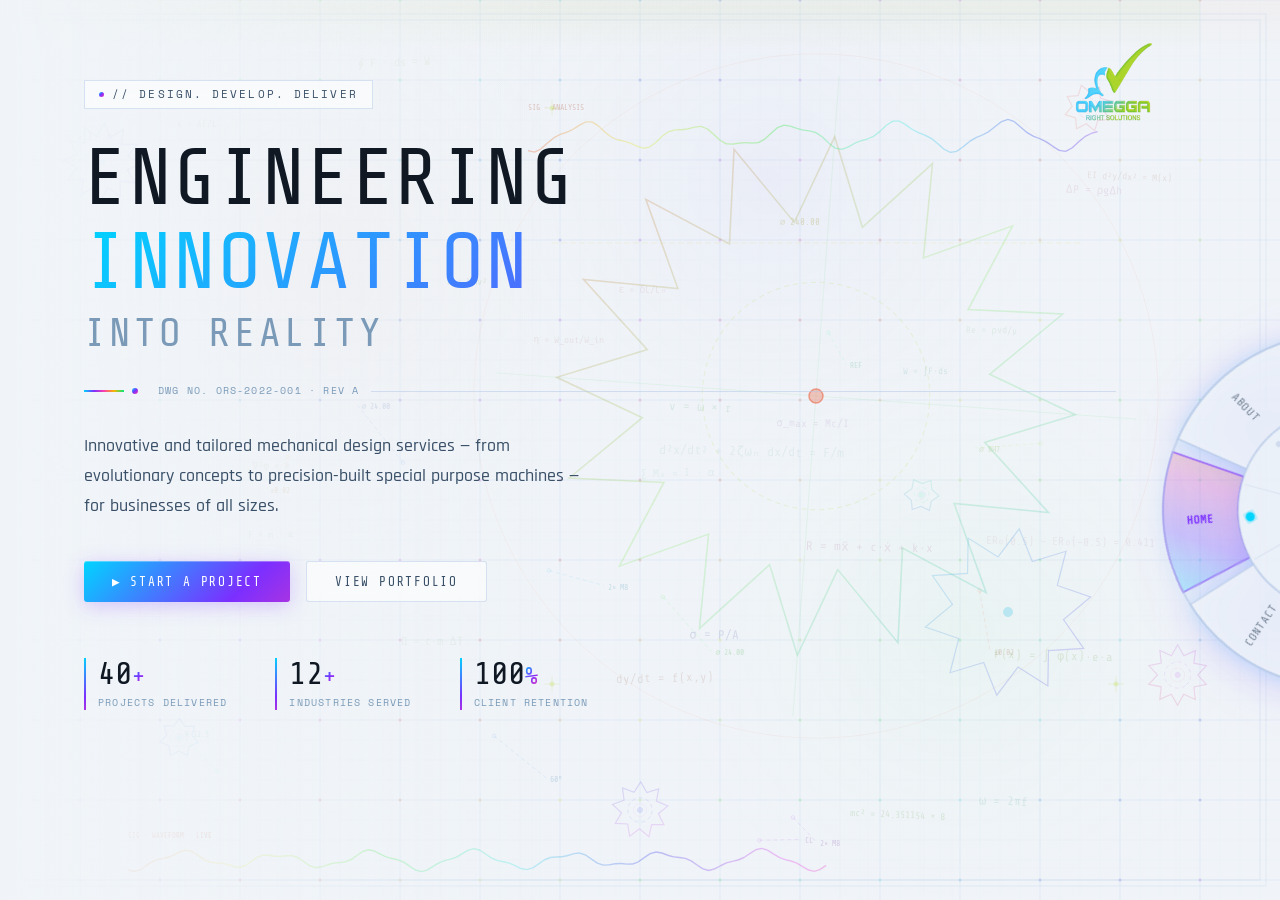
<file: index.html>
<!DOCTYPE html>
<html lang="en">
<head>
<meta charset="UTF-8">
<meta name="viewport" content="width=device-width, initial-scale=1.0, viewport-fit=cover">
<meta name="theme-color" content="#f0f4f8">
<link rel="icon" type="image/x-icon" href="Images/Favicon.png">
<title>Omegga Right Solutions | Product Design & Industrial Automation</title>
<meta name="description" content="Omegga Right Solutions provides product design, CAD modeling, industrial automation, special purpose machine design, reverse engineering, manufacturing support, and engineering consultancy in India.">
<meta name="keywords" content="Product Design, CAD Design, SolidWorks, Industrial Automation, SPM Design, Mechanical Design, Reverse Engineering, Engineering Consultancy, Omegga Right Solutions, Coimbatore">
<meta name="author" content="Omegga Right Solutions">
<meta name="robots" content="index,follow">
<meta property="og:type" content="website">
<meta property="og:title" content="Omegga Right Solutions | Product Design & Industrial Automation">
<meta property="og:description" content="Product Design, CAD Modelling, Industrial Automation, Reverse Engineering and Engineering Consultancy.">
<meta property="og:url" content="https://omegga-rs.vercel.app/">
<meta property="og:image" content="https://omegga-rs.vercel.app/Images/Logo.png">
<link rel="canonical" href="https://omegga-rs.vercel.app/">
<link rel="stylesheet" href="style.css">
<link href="https://fonts.googleapis.com/css2?family=Share+Tech+Mono&family=Rajdhani:wght@400;500;600;700&family=Space+Mono:wght@400;700&display=swap" rel="stylesheet">
<script type="application/ld+json">
{
  "@context": "https://schema.org",
  "@type": "ProfessionalService",
  "@id": "https://omegga-rs.vercel.app/#organization",

  "name": "Omegga Right Solutions",
  "url": "https://omegga-rs.vercel.app/",
  "logo": "https://omegga-rs.vercel.app/Images/Logo.png",
  "image": "https://omegga-rs.vercel.app/Images/Logo.png",

  "description": "Omegga Right Solutions provides product design, CAD modelling, industrial automation, special purpose machine design, reverse engineering, engineering consultancy, manufacturing support and product development services.",

  "telephone": "+91-8667512745",
  "email": "omegga.rightsolutions@gmail.com",

  "priceRange": "₹₹",

  "foundingDate": "2025",

  "brand": {
    "@type": "Brand",
    "name": "Omegga Right Solutions"
  },

  "address": {
    "@type": "PostalAddress",
    "streetAddress": "1/229A, Vellanaipatti Road, Kamalam Nagar, Kovilpalayam, Kallipalayam",
    "addressLocality": "Coimbatore",
    "addressRegion": "Tamil Nadu",
    "postalCode": "641107",
    "addressCountry": "IN"
  },

  "geo": {
    "@type": "GeoCoordinates",
    "latitude": "11.1640",
    "longitude": "77.0140"
  },

  "areaServed": {
    "@type": "Place",
    "name": "Worldwide"
  },

  "openingHours": [
    "Mo-Sa 08:00-17:00"
  ],

  "keywords": [
    "Product Design",
    "Industrial Design",
    "CAD Design",
    "Mechanical Design",
    "Machine Design",
    "Industrial Automation",
    "SPM Design",
    "Reverse Engineering",
    "Engineering Consultancy",
    "Manufacturing Support"
  ],

  "founder": {
    "@type": "Person",
    "name": "Hariharan J"
  },

  "contactPoint": {
    "@type": "ContactPoint",
    "telephone": "+91-8667512745",
    "contactType": "Customer Support",
    "areaServed": "Worldwide",
    "availableLanguage": [
      "English",
      "Tamil"
    ]
  },

  "sameAs": [
    "https://www.instagram.com/omegga_right_solutions?igsh=MXI5MWpsc2owOGllcg=="
  ],

  "hasOfferCatalog": {
    "@type": "OfferCatalog",
    "name": "Engineering Services",
    "itemListElement": [
      {
        "@type": "Offer",
        "itemOffered": {
          "@type": "Service",
          "name": "Product Design"
        }
      },
      {
        "@type": "Offer",
        "itemOffered": {
          "@type": "Service",
          "name": "CAD Modelling"
        }
      },
      {
        "@type": "Offer",
        "itemOffered": {
          "@type": "Service",
          "name": "Industrial Automation"
        }
      },
      {
        "@type": "Offer",
        "itemOffered": {
          "@type": "Service",
          "name": "Special Purpose Machine Design"
        }
      },
      {
        "@type": "Offer",
        "itemOffered": {
          "@type": "Service",
          "name": "Reverse Engineering"
        }
      },
      {
        "@type": "Offer",
        "itemOffered": {
          "@type": "Service",
          "name": "Engineering Consultancy"
        }
      }
    ]
  }
}
</script>
</head>
<body>

<!-- SVG defs for holo gradient on stroke/fill -->
<svg style="position:absolute;width:0;height:0;overflow:hidden" aria-hidden="true">
  <defs>
    <linearGradient id="holo-stroke" x1="0%" y1="0%" x2="100%" y2="0%">
      <stop offset="0%"   stop-color="#00d4ff"/>
      <stop offset="33%"  stop-color="#7b2fff"/>
      <stop offset="66%"  stop-color="#ff3cac"/>
      <stop offset="100%" stop-color="#f8b500"/>
    </linearGradient>
    <linearGradient id="holo-stroke-v" x1="0%" y1="0%" x2="0%" y2="100%">
      <stop offset="0%"   stop-color="#00d4ff"/>
      <stop offset="50%"  stop-color="#7b2fff"/>
      <stop offset="100%" stop-color="#ff3cac"/>
    </linearGradient>
  </defs>
</svg>



<!-- BG CANVAS -->
<canvas id="bg-canvas"></canvas>

<!-- HALF-WHEEL NAV -->
<div id="wheel-nav">
  <svg id="wheel-svg" viewBox="0 0 240 240" fill="none" xmlns="http://www.w3.org/2000/svg"></svg>
</div>

<!-- SPA WRAPPER -->
<div id="app">

  <!-- PAGE: HOME -->
  <div class="page active" id="page-home" style="position:relative;">
    <div id="logo-fixed">
    <img src="Images/Logo.png" alt="Omegga RS">
    </div>
    <canvas id="schematic-canvas" style="position:absolute;inset:0;width:100%;height:100%;pointer-events:none;z-index:0;"></canvas>
    <div style="position:relative;z-index:1;">
      <div class="hero-stamp">// Design. Develop. Deliver</div>
      <h1 class="hero-h1">
        Engineering
        <span class="h1-holo">Innovation</span>
        <span class="h1-sub">Into Reality</span>
      </h1>
      <div class="hero-annotation">
        <div class="ha-bar"></div><div class="ha-dot"></div>
        <div class="ha-label">DWG NO. ORS-2022-001 · REV A</div>
        <div class="ha-line"></div>
      </div>
      <p class="hero-sub">Innovative and tailored mechanical design services — from evolutionary concepts to precision-built special purpose machines — for businesses of all sizes.</p>
      <div class="hero-actions">
        <button class="btn-primary" onclick="goToPage(6)">▶ Start a Project</button>
        <button class="btn-ghost"   onclick="goToPage(5)">View Portfolio</button>
      </div>
      <div class="hero-stats">
        <div class="stat-wrap"><div class="stat-num">40<span class="stat-unit">+</span></div><div class="stat-lbl">Projects Delivered</div></div>
        <div class="stat-wrap"><div class="stat-num">12<span class="stat-unit">+</span></div><div class="stat-lbl">Industries Served</div></div>
        <div class="stat-wrap"><div class="stat-num">100<span class="stat-unit">%</span></div><div class="stat-lbl">Client Retention</div></div>
      </div>
    </div>
  </div>

  <!-- PAGE: ABOUT -->
  <div class="page" id="page-about">
    <div class="holo-eyebrow reveal">About Company</div>
    <h2 class="sec-title reveal">Who We Are</h2>
    <div class="holo-rule reveal"></div>
    <div class="about-grid">
      <div class="reveal">
        <p class="about-body">We, Omegga Right Solutions, offer innovative and tailored design services to businesses of all sizes. With a focus on creativity and functionality, we collaborate closely with our clients to understand their needs and deliver visually captivating and user-friendly solutions.</p>
        <p class="about-body">From evolutionary refinements to ground-up revolutionary designs, our engineering team brings deep mechanical expertise to every project — ensuring each solution is technically rigorous and commercially viable.</p>
        <div class="spec-table">
          <div class="spec-row"><div class="spec-key">Speciality</div><div class="spec-val">Mechanical Design &amp; Automation</div></div>
          <div class="spec-row"><div class="spec-key">Location</div><div class="spec-val">Coimbatore, Tamil Nadu, India</div></div>
          <div class="spec-row"><div class="spec-key">Focus</div><div class="spec-val">Creativity · Functionality · Precision</div></div>
          <div class="spec-row"><div class="spec-key">Clients</div><div class="spec-val">Startup to Enterprise — All Sizes</div></div>
          <div class="spec-row"><div class="spec-key">Standard</div><div class="spec-val">ISO-aligned Design &amp; Analysis</div></div>
        </div>
      </div>
      <div class="about-holo-panel reveal">
        <div class="ahp-inner">
          <div class="ahp-title-block">
            <div class="ahp-tb-label">Omegga Right Solutions — Company Profile</div>
            <div class="ahp-tb-name">Engineering Innovation Into Reality</div>
          </div>
          <div class="ahp-tagline">"We engineer what others only imagine."</div>
          <div class="ahp-tags">
            <span class="ahp-tag">CAD Modelling</span><span class="ahp-tag">FEA Simulation</span>
            <span class="ahp-tag">DFM Review</span><span class="ahp-tag">CAM Programming</span>
            <span class="ahp-tag">Value Engineering</span><span class="ahp-tag">SPM Design</span>
            <span class="ahp-tag">Thermal Analysis</span><span class="ahp-tag">Fatigue Analysis</span>
            <span class="ahp-tag">Re-Engineering</span>
          </div>
        </div>
      </div>
    </div>
    <div class="page-footer">
      <div class="footer-logo">
        <svg viewBox="0 0 64 64" fill="none"><path d="M32 20a12 12 0 1 0 0 24 12 12 0 0 0 0-24z" stroke="url(#holo-stroke)" stroke-width="2"/><path d="M27 4h10v6l2 1 4.24-4.24 7.07 7.07L46.07 18l1 2h6v10h-6l-1 2 4.24 4.24-7.07 7.07L39 39l-2 1v6H27v-6l-2-1-4.24 4.24-7.07-7.07L17.93 32l-1-2H11V20h6l1-2-4.24-4.24 7.07-7.07L25 11l2-1V4z" stroke="url(#holo-stroke)" stroke-width="1.5" stroke-linejoin="round"/></svg>
        OMEGGA RS
      </div>
      <p>© 2022 Omegga Right Solutions · All rights reserved.</p>
    </div>
  </div>

  <!-- PAGE: SERVICES -->
  <div class="page" id="page-services">
    <div class="holo-eyebrow reveal">What We Do</div>
    <h2 class="sec-title reveal">Our Services</h2>
    <div class="holo-rule reveal"></div>
    <p class="sec-lead reveal">Five integrated engineering disciplines — working individually or in combination to take your project from concept to commission.</p>
    <div class="svc-grid reveal" style="margin-top:32px">
      <div class="svc-card svc-feat">
        <div>
          <div class="svc-num">SVC · 01</div>
          <div class="svc-icon-wrap"><svg viewBox="0 0 40 40" fill="none"><circle cx="20" cy="20" r="8" stroke-width="1.5"/><path d="M17 6h6v4l2.5 1L29 7.5 32.5 11 29 14.5l1 2.5H34v6h-4l-1 2.5 3.5 3.5L29 32l-3.5-3.5-2.5 1V34h-6v-4l-2.5-1L11 32.5 7.5 29 11 25.5l-1-2.5H6v-6h4l1-2.5L7.5 11 11 7.5l3.5 3.5 2.5-1V6z" stroke-width="1.5" stroke-linejoin="round"/></svg></div>
          <h3>Mechanical Design</h3>
          <p>Comprehensive design solutions spanning the full spectrum — from incremental evolution to ground-up reinvention, validated with CAD and simulation before a single part is made.</p>
        </div>
        <div style="padding-top:48px"><ul class="svc-sub"><li>Evolutionary Designs</li><li>Revolutionary Designs</li><li>Re-Engineering Designs</li></ul></div>
        <div class="svc-bar-top"></div>
      </div>
      <div class="svc-card">
        <div class="svc-num">SVC · 02</div>
        <div class="svc-icon-wrap"><svg viewBox="0 0 40 40" fill="none"><rect x="5" y="8" width="30" height="24" rx="2" stroke-width="1.5"/><path d="M12 20h4l3-6 4 12 3-6h4" stroke-width="1.5" stroke-linecap="round" stroke-linejoin="round"/></svg></div>
        <h3>Design Analysis</h3>
        <p>Simulation-driven validation ensuring structural integrity, fatigue life, and thermal performance before any metal is cut.</p>
        <ul class="svc-sub"><li>Structural Analysis</li><li>Fatigue Analysis</li><li>Thermal Analysis</li></ul>
        <div class="svc-bar-top"></div>
      </div>
      <div class="svc-card">
        <div class="svc-num">SVC · 03</div>
        <div class="svc-icon-wrap"><svg viewBox="0 0 40 40" fill="none"><rect x="6" y="6" width="12" height="12" rx="1" stroke-width="1.5"/><rect x="22" y="6" width="12" height="12" rx="1" stroke-width="1.5"/><rect x="6" y="22" width="12" height="12" rx="1" stroke-width="1.5"/><rect x="22" y="22" width="12" height="12" rx="1" stroke-width="1.5"/></svg></div>
        <h3>Operational Management</h3>
        <p>End-to-end manufacturing support — CNC toolpath programming to systematic process optimisation for better yields.</p>
        <ul class="svc-sub"><li>CAM Programming</li><li>Process Optimisation</li></ul>
        <div class="svc-bar-top"></div>
      </div>
      <div class="svc-card">
        <div class="svc-num">SVC · 04</div>
        <div class="svc-icon-wrap"><svg viewBox="0 0 40 40" fill="none"><rect x="4" y="16" width="10" height="18" rx="1" stroke-width="1.5"/><rect x="15" y="10" width="10" height="24" rx="1" stroke-width="1.5"/><rect x="26" y="6" width="10" height="28" rx="1" stroke-width="1.5"/><path d="M4 34h32" stroke-width="1.5" stroke-linecap="round"/></svg></div>
        <h3>Customised Machinery</h3>
        <p>Purpose-built machines engineered for your production volumes, space constraints, and budget targets.</p>
        <ul class="svc-sub"><li>Special Purpose Machine Design</li><li>Low Cost Automation Machine Design</li></ul>
        <div class="svc-bar-top"></div>
      </div>
      <div class="svc-card">
        <div class="svc-num">SVC · 05</div>
        <div class="svc-icon-wrap"><svg viewBox="0 0 40 40" fill="none"><path d="M20 6l3.5 7 7.7 1.1-5.6 5.5 1.3 7.7-6.9-3.6-6.9 3.6 1.3-7.7-5.6-5.5 7.7-1.1z" stroke-width="1.5" stroke-linejoin="round"/><path d="M12 30l-4 4M28 30l4 4" stroke-width="1.5" stroke-linecap="round"/></svg></div>
        <h3>Cost Optimisation</h3>
        <p>Systematic cost reduction through rigorous analysis and value engineering — more performance per rupee spent.</p>
        <ul class="svc-sub"><li>Cost Analysis</li><li>Value Engineering</li></ul>
        <div class="svc-bar-top"></div>
      </div>
    </div>
  </div>

  <!-- PAGE: PROCESS -->
  <div class="page" id="page-process">
    <div class="holo-eyebrow reveal">How We Work</div>
    <h2 class="sec-title reveal">From Brief to Build</h2>
    <div class="holo-rule reveal"></div>
    <p class="sec-lead reveal">A structured engineering process that keeps every project on time and on spec.</p>
    <div class="process-track reveal">
      <div class="proc-step"><div class="proc-dial"><svg viewBox="0 0 62 62" fill="none"><circle cx="31" cy="31" r="28" stroke="#d0dbe8" stroke-width="2"/><circle cx="31" cy="31" r="22" stroke="url(#holo-stroke)" stroke-width="1.5" stroke-dasharray="4 3"/><circle cx="31" cy="31" r="14" stroke="#b0c8e0" stroke-width="1"/><circle cx="31" cy="31" r="5" fill="url(#holo-stroke-v)"/><text x="31" y="35" text-anchor="middle" font-family="'Share Tech Mono',monospace" font-size="9" fill="#3a5068">01</text></svg></div><h4>Discover</h4><p>Requirements workshop — map constraints, timelines, and success criteria.</p></div>
      <div class="proc-step"><div class="proc-dial"><svg viewBox="0 0 62 62" fill="none"><circle cx="31" cy="31" r="28" stroke="#d0dbe8" stroke-width="2"/><circle cx="31" cy="31" r="22" stroke="url(#holo-stroke)" stroke-width="1.5" stroke-dasharray="4 3"/><circle cx="31" cy="31" r="14" stroke="#b0c8e0" stroke-width="1"/><circle cx="31" cy="31" r="5" fill="url(#holo-stroke-v)"/><text x="31" y="35" text-anchor="middle" font-family="'Share Tech Mono',monospace" font-size="9" fill="#3a5068">02</text></svg></div><h4>Design</h4><p>CAD modelling, FEA simulation, and tolerance analysis before anything is made.</p></div>
      <div class="proc-step"><div class="proc-dial"><svg viewBox="0 0 62 62" fill="none"><circle cx="31" cy="31" r="28" stroke="#d0dbe8" stroke-width="2"/><circle cx="31" cy="31" r="22" stroke="url(#holo-stroke)" stroke-width="1.5" stroke-dasharray="4 3"/><circle cx="31" cy="31" r="14" stroke="#b0c8e0" stroke-width="1"/><circle cx="31" cy="31" r="5" fill="url(#holo-stroke-v)"/><text x="31" y="35" text-anchor="middle" font-family="'Share Tech Mono',monospace" font-size="9" fill="#3a5068">03</text></svg></div><h4>Prototype</h4><p>Rapid build and structured testing against your acceptance criteria.</p></div>
      <div class="proc-step"><div class="proc-dial"><svg viewBox="0 0 62 62" fill="none"><circle cx="31" cy="31" r="28" stroke="#d0dbe8" stroke-width="2"/><circle cx="31" cy="31" r="22" stroke="url(#holo-stroke)" stroke-width="1.5" stroke-dasharray="4 3"/><circle cx="31" cy="31" r="14" stroke="#b0c8e0" stroke-width="1"/><circle cx="31" cy="31" r="5" fill="url(#holo-stroke-v)"/><text x="31" y="35" text-anchor="middle" font-family="'Share Tech Mono',monospace" font-size="9" fill="#3a5068">04</text></svg></div><h4>Deliver</h4><p>Production hand-off, installation support, and post-commissioning follow-up.</p></div>
    </div>
  </div>

  <!-- PAGE: TEAM -->
  <div class="page" id="page-team">
    <div class="holo-eyebrow reveal">The People</div>
    <h2 class="sec-title reveal">Our Team</h2>
    <div class="holo-rule reveal"></div>
    <p class="sec-lead reveal">United by a single conviction — precision is not optional.</p>
    <div class="team-grid reveal">

      <div class="team-card">
        <div class="team-card-top"></div>
        <div class="team-avatar">
          <div class="team-avatar-ring"></div>
          <div class="team-avatar-inner">
            <svg viewBox="0 0 40 40" fill="none" xmlns="http://www.w3.org/2000/svg"><circle cx="20" cy="14" r="7" stroke-width="1.5"/><path d="M6 36c0-7.732 6.268-14 14-14s14 6.268 14 14" stroke-width="1.5" stroke-linecap="round"/></svg>
          </div>
        </div>
        <div class="team-info">
          <div class="team-id">ENG · 001</div>
          <div class="team-name">Hariharan J</div>
          <div class="team-role">Founder &amp; Lead R&amp;D Engineer</div>
          <div class="team-divider"></div>
          <div class="team-bio">
            Leads innovation and engineering excellence at Omegga Right Solutions, transforming concepts into market-ready products. Specializes in product development, special-purpose machinery, industrial automation, and design optimization, delivering reliable and cost-effective engineering solutions from concept to production.
          </div>
          <div class="team-skills">
            <span class="team-skill">Product Development</span>
            <span class="team-skill">Industrial Automation</span>
            <span class="team-skill">SPM Design</span>
          </div>
        </div>
      </div>  

      <div class="team-card">
        <div class="team-card-top"></div>
        <div class="team-avatar">
          <div class="team-avatar-ring"></div>
          <div class="team-avatar-inner">
            <svg viewBox="0 0 40 40" fill="none" xmlns="http://www.w3.org/2000/svg"><circle cx="20" cy="14" r="7" stroke-width="1.5"/><path d="M6 36c0-7.732 6.268-14 14-14s14 6.268 14 14" stroke-width="1.5" stroke-linecap="round"/></svg>
          </div>
        </div>
        <div class="team-info">
          <div class="team-id">ENG · 002</div>
          <div class="team-name">Yogaraj Prabaharan</div>
          <div class="team-role">Business Development Executive</div>
          <div class="team-divider"></div>
          <div class="team-bio">
            Drives business growth by identifying new opportunities, building strong client relationships, and delivering tailored engineering solutions. Collaborates closely with the technical team to convert customer requirements into successful projects and long-term partnerships.
          </div>
          <div class="team-skills">
            <span class="team-skill">Business Development</span>
            <span class="team-skill">Client Relations</span>
            <span class="team-skill">Sales Strategy</span>
          </div>
        </div>
      </div>

      <div class="team-card">
        <div class="team-card-top"></div>
        <div class="team-avatar">
          <div class="team-avatar-ring"></div>
          <div class="team-avatar-inner">
            <svg viewBox="0 0 40 40" fill="none" xmlns="http://www.w3.org/2000/svg"><circle cx="20" cy="14" r="7" stroke-width="1.5"/><path d="M6 36c0-7.732 6.268-14 14-14s14 6.268 14 14" stroke-width="1.5" stroke-linecap="round"/></svg>
          </div>
        </div>
        <div class="team-info">
          <div class="team-id">ENG · 003</div>
          <div class="team-name">Tamilarasan</div>
          <div class="team-role">Marketing Executive</div>
          <div class="team-divider"></div>
          <div class="team-bio">
            Strengthens the company's brand presence by developing marketing strategies, creating engaging campaigns, and promoting engineering solutions across digital and offline platforms. Focused on generating quality leads and increasing market visibility.
          </div>
          <div class="team-skills">
            <span class="team-skill">Digital Marketing</span>
            <span class="team-skill">Brand Promotion</span>
            <span class="team-skill">Lead Generation</span>
          </div>
        </div>
      </div>

      <div class="team-card">
        <div class="team-card-top"></div>
        <div class="team-avatar">
          <div class="team-avatar-ring"></div>
          <div class="team-avatar-inner">
            <svg viewBox="0 0 40 40" fill="none" xmlns="http://www.w3.org/2000/svg"><circle cx="20" cy="14" r="7" stroke-width="1.5"/><path d="M6 36c0-7.732 6.268-14 14-14s14 6.268 14 14" stroke-width="1.5" stroke-linecap="round"/></svg>
          </div>
        </div>
        <div class="team-info">
          <div class="team-id">ENG · 004</div>
          <div class="team-name">Arshath Dharvesh H</div>
          <div class="team-role">CAD &amp; Product Design Engineer</div>
          <div class="team-divider"></div>
          <div class="team-bio">
            Specializes in transforming innovative concepts into manufacturable products through advanced CAD modeling, product development, and engineering optimization. Experienced in industrial machinery, automation systems, enclosures, and production-ready design solutions.
          </div>
          <div class="team-skills">
            <span class="team-skill">Product Design</span>
            <span class="team-skill">CAD Modeling</span>
            <span class="team-skill">DFM</span>
          </div>
        </div>
      </div>  
    </div>
  </div>

  <!-- PAGE: PORTFOLIO -->
  <div class="page" id="page-portfolio">
    <div class="holo-eyebrow reveal">Selected Work</div>
    <h2 class="sec-title reveal">Portfolio</h2>
    <div class="holo-rule reveal"></div>
    <p class="sec-lead reveal">A cross-section of projects spanning agriculture, medical, and industrial manufacturing.</p>
    <div class="port-grid reveal">
      <div class="port-card"><div class="port-shine"></div><div class="port-num">P-001</div><div class="port-year">2024</div><div class="port-tag">Robotics · Agriculture</div><h3>Autonomous Agricultural Robot</h3><p>GPS-guided field robot with vision-based crop monitoring for sub-1-acre precision agriculture.</p></div>
      <div class="port-card"><div class="port-shine"></div><div class="port-num">P-002</div><div class="port-year">2024</div><div class="port-tag">Product Design · Medical</div><h3>Medical-Grade Device Enclosure</h3><p>IP67 enclosure for portable diagnostic device with EMI shielding and ergonomic form factor.</p></div>
      <div class="port-card"><div class="port-shine"></div><div class="port-num">P-003</div><div class="port-year">2023</div><div class="port-tag">Automation · Manufacturing</div><h3>Special Purpose Machine — SPM</h3><p>Pneumatically actuated multi-station assembly SPM reducing cycle time by 62%.</p></div>
      <div class="port-card"><div class="port-shine"></div><div class="port-num">P-004</div><div class="port-year">2024</div><div class="port-tag">Consultancy · FMCG</div><h3>Packaging Line Optimisation</h3><p>End-to-end DFM audit and line redesign cutting scrap by 38% for a high-volume FMCG client.</p></div>
    </div>
  </div>

  <!-- PAGE: CONTACT -->
  <div class="page" id="page-contact">
    <div class="holo-eyebrow reveal">Get in Touch</div>
    <h2 class="sec-title reveal">Start a Conversation</h2>
    <div class="holo-rule reveal"></div>
    <div class="contact-grid">
      <div class="reveal">
        <p class="contact-intro">Tell us about your project and we'll respond within one working day with an initial scope assessment — no obligation.</p>
        <div class="contact-details">
          <div class="cd-row"><div class="cd-icon">📍</div><div class="cd-text"><a href="https://maps.app.goo.gl/1ox7oFUoErEqBAXW9" target="blank" class="cd-link">Coimbatore, Tamil Nadu, India</a></div></div>
          <div class="cd-row"><div class="cd-icon">✉</div><div class="cd-text"><a href="mailto:omegga.rightsolutions@gmail.com" class="cd-link">omegga.rightsolutions@gmail.com</a></div></div>
          <div class="cd-row"><div class="cd-icon">📞</div><div class="cd-text"><a href="tel:+918667512745" class="cd-link">+91 86675 12745</a></div></div>
        </div>
      </div>
      <div class="reveal">
        <form id="contactForm" class="contact-form">
          <div class="form-fields">
            <div class="form-row-2">
              <div class="field"><label>Name</label><input type="text" id="name" placeholder="Your Name..." required></div>
              <div class="field"><label>Contact No.</label><input type="tel" id="phone" placeholder="9876543210" required></div>
            </div>
            <div class="field"><label>Email Address</label><input type="email" id="email" placeholder="abc.com" required></div>
            <div class="field"><label>Service Needed</label>
              <select id="subject"><option value="">Select a service…</option><option>Mechanical Design</option><option>Design Analysis</option><option>Operational Management</option><option>Customised Machinery</option><option>Cost Optimisation</option><option>Multiple Services</option><option>Other / Not Sure</option></select>
            </div>
            <div class="field"><label>Project Details</label><textarea id="message" placeholder="Describe your project — scope, timeline, constraints…" required></textarea></div>
          </div>
          <div class="form-foot">
            <span class="form-note">▶ Response within 24 hours.</span>
            <button type="submit" class="btn-primary">Send Message ▶</button>
          </div>
        </form>
      </div>
    </div>
    <div class="page-footer">
      <div class="footer-logo">
        <svg viewBox="0 0 64 64" fill="none"><path d="M32 20a12 12 0 1 0 0 24 12 12 0 0 0 0-24z" stroke="url(#holo-stroke)" stroke-width="2"/><path d="M27 4h10v6l2 1 4.24-4.24 7.07 7.07L46.07 18l1 2h6v10h-6l-1 2 4.24 4.24-7.07 7.07L39 39l-2 1v6H27v-6l-2-1-4.24 4.24-7.07-7.07L17.93 32l-1-2H11V20h6l1-2-4.24-4.24 7.07-7.07L25 11l2-1V4z" stroke="url(#holo-stroke)" stroke-width="1.5" stroke-linejoin="round"/></svg>
        OMEGGA RS
      </div>
      <p>© 2022 Omegga Right Solutions · All rights reserved.</p>
      <p>ORS-WEB · REV A · COIMBATORE</p>
    </div>
  </div>

</div><!-- /app -->

<script>
/* ═══════════════════════════════════════════════════════════════
   BACKGROUND CANVAS
═══════════════════════════════════════════════════════════════ */
(function(){
  const canvas = document.getElementById('bg-canvas');
  const ctx    = canvas.getContext('2d');
  let W, H;
  function resize(){ W = canvas.width = innerWidth; H = canvas.height = innerHeight; }
  resize(); window.addEventListener('resize', resize);

  const equations = [
    'R = mẍ + c·ẋ + k·x',  'ER₀(0.5) − ER₀(−0.5) = 0.411',
    'dy/dt = f(x,y)',        '∮ F · ds = W',
    'mc² = 24.351154 × 8',  'P(x) = ∫ φ(x)·e·a',
    'τ = J · α',             'F = m · a',
    '∑ Mₐ = I · α',         'σ = P/A',
    'ε = δL/L₀',            'EI d²y/dx² = M(x)',
    'k = AE/L',              'ω = 2πf',
    'v = ω × r',             'Q = c·m·ΔT',
    'η = W_out/W_in',        'd²x/dt² + 2ζωₙ dx/dt = F/m',
    'ΔP = ρgΔh',             'Re = ρvd/μ',
    'σ_max = Mc/I',          'K = ½mv²',
    'W = ∫F·ds',             '∇²φ = 0',
  ];

  let eqPos = [];
  function genEqPos(){
    eqPos = equations.map(eq => ({
      eq, x: 60 + Math.random()*(W*0.82), y: 60 + Math.random()*(H*0.88),
      angle: (Math.random()-0.5)*0.1, size: 9 + Math.random()*4,
      hue: Math.random()*360, alpha: 0.06 + Math.random()*0.09,
    }));
  }
  genEqPos(); window.addEventListener('resize', ()=>{ resize(); genEqPos(); genAnnotations(); });

  const annotations = [];
  function genAnnotations(){
    annotations.length = 0;
    const labels = ['∅ 24.00','R 12.5','2× M8','TYP 4PL','±0.02','CL','60°','REF','⌀ 8H7'];
    for(let i=0;i<14;i++){
      annotations.push({ x: Math.random()*W, y: Math.random()*H,
        label: labels[i%labels.length], len: 28+Math.random()*48,
        angle: Math.random()*Math.PI*2, hue: Math.random()*360 });
    }
  }
  genAnnotations();

  let gears = [];
  function genGears(){
    gears = [
      {x:W*.08, y:H*.18, r:36, teeth:12, angle:0, speed: 0.0018, hue: 200},
      {x:W*.92, y:H*.75, r:28, teeth:10, angle:1, speed:-0.0022, hue: 280},
      {x:W*.85, y:H*.12, r:22, teeth: 8, angle:2, speed: 0.003,  hue: 320},
      {x:W*.14, y:H*.82, r:18, teeth: 7, angle:3, speed:-0.0028, hue: 190},
      {x:W*.50, y:H*.90, r:26, teeth: 9, angle:0.5,speed:0.002,  hue: 240},
      {x:W*.72, y:H*.55, r:16, teeth: 6, angle:1.2,speed:-0.004, hue: 160},
    ];
  }
  genGears(); window.addEventListener('resize', genGears);

  function drawGear(cx, cy, r, teeth, angle, hue, alpha){
    const ir = r*0.72, tr = r*1.08;
    ctx.save(); ctx.translate(cx, cy); ctx.rotate(angle); ctx.globalAlpha = alpha;
    const hueA = hue%360, hueB = (hue+60)%360;
    const gStroke = ctx.createLinearGradient(-r,-r,r,r);
    gStroke.addColorStop(0,`hsla(${hueA},75%,60%,1)`);
    gStroke.addColorStop(1,`hsla(${hueB},75%,60%,1)`);
    ctx.strokeStyle = gStroke; ctx.lineWidth = 1.2;
    ctx.beginPath();
    for(let i=0;i<teeth*2;i++){
      const a=(i/(teeth*2))*Math.PI*2, rad=i%2===0?tr:ir;
      i===0?ctx.moveTo(Math.cos(a)*rad,Math.sin(a)*rad):ctx.lineTo(Math.cos(a)*rad,Math.sin(a)*rad);
    }
    ctx.closePath(); ctx.stroke();
    ctx.strokeStyle = `hsla(${hueA},70%,60%,0.7)`; ctx.lineWidth=0.8; ctx.setLineDash([4,3]);
    ctx.beginPath(); ctx.arc(0,0,ir*0.65,0,Math.PI*2); ctx.stroke(); ctx.setLineDash([]);
    ctx.strokeStyle = `hsla(${hueB},70%,60%,0.5)`; ctx.lineWidth=0.6;
    ctx.beginPath(); ctx.arc(0,0,ir*0.35,0,Math.PI*2); ctx.stroke();
    ctx.beginPath(); ctx.arc(0,0,3,0,Math.PI*2);
    ctx.fillStyle = `hsla(${hueA},80%,65%,0.8)`; ctx.fill();
    ctx.globalAlpha = 1; ctx.restore();
  }

  function drawWaveform(t){
    const wfx=W*0.10, wfy=H*0.94, wfw=W*0.55, wfh=28;
    const hue=(t*0.6)%360; ctx.save();
    for(let i=1;i<120;i++){
      const x1=wfx+(i-1)/120*wfw, x2=wfx+i/120*wfw;
      const y1=wfy+wfh/2+Math.sin((i-1)*.38+t*.055)*wfh*.42*(Math.sin(i*.65)*.35+.65);
      const y2=wfy+wfh/2+Math.sin(i*.38+t*.055)*wfh*.42*(Math.sin((i+1)*.65)*.35+.65);
      ctx.strokeStyle=`hsla(${(hue+i*2.5)%360},80%,55%,0.28)`; ctx.lineWidth=1.4;
      ctx.beginPath(); ctx.moveTo(x1,y1); ctx.lineTo(x2,y2); ctx.stroke();
    }
    ctx.font='7px "Share Tech Mono",monospace'; ctx.fillStyle=`hsla(${hue},70%,45%,0.3)`;
    ctx.fillText('SIG · WAVEFORM · LIVE',wfx,wfy-8); ctx.restore();
  }

  let t = 0;
  function draw(){
    ctx.clearRect(0, 0, W, H);
    ctx.strokeStyle='rgba(180,200,230,0.42)'; ctx.lineWidth=.5;
    for(let x=0;x<W;x+=80){ ctx.beginPath(); ctx.moveTo(x,0); ctx.lineTo(x,H); ctx.stroke(); }
    for(let y=0;y<H;y+=80){ ctx.beginPath(); ctx.moveTo(0,y); ctx.lineTo(W,y); ctx.stroke(); }
    ctx.strokeStyle='rgba(200,215,235,0.22)'; ctx.lineWidth=.25;
    for(let x=0;x<W;x+=20){ ctx.beginPath(); ctx.moveTo(x,0); ctx.lineTo(x,H); ctx.stroke(); }
    for(let y=0;y<H;y+=20){ ctx.beginPath(); ctx.moveTo(0,y); ctx.lineTo(W,y); ctx.stroke(); }
    for(let x=0;x<W;x+=80) for(let y=0;y<H;y+=80){
      const dh=(t*.5+x*.3+y*.3)%360;
      ctx.beginPath(); ctx.arc(x,y,1.5,0,Math.PI*2);
      ctx.fillStyle=`hsla(${dh},65%,55%,0.22)`; ctx.fill();
    }
    ctx.strokeStyle='rgba(180,200,230,0.25)'; ctx.lineWidth=1;
    ctx.strokeRect(14,14,W-28,H-28); ctx.strokeRect(20,20,W-40,H-40);
    ctx.save();
    eqPos.forEach(ep=>{
      const hue=(ep.hue+t*.15)%360; ctx.save();
      ctx.translate(ep.x,ep.y); ctx.rotate(ep.angle);
      ctx.font=`${ep.size}px 'Share Tech Mono',monospace`;
      ctx.fillStyle=`hsla(${hue},55%,35%,${ep.alpha})`; ctx.fillText(ep.eq,0,0); ctx.restore();
    });
    ctx.restore();
    gears.forEach(g=>{ g.angle += g.speed; drawGear(g.x,g.y,g.r,g.teeth,g.angle,g.hue,0.18); });
    ctx.save(); ctx.font='8px "Share Tech Mono",monospace';
    annotations.forEach(a=>{
      const hue=(a.hue+t*.3)%360, col=`hsla(${hue},80%,50%,0.16)`;
      const ex=a.x+Math.cos(a.angle)*a.len, ey=a.y+Math.sin(a.angle)*a.len;
      ctx.strokeStyle=col; ctx.lineWidth=.6; ctx.setLineDash([4,3]);
      ctx.beginPath(); ctx.moveTo(a.x,a.y); ctx.lineTo(ex,ey); ctx.stroke(); ctx.setLineDash([]);
      ctx.beginPath(); ctx.arc(a.x,a.y,1.8,0,Math.PI*2); ctx.strokeStyle=col; ctx.stroke();
      ctx.fillStyle=`hsla(${hue},65%,38%,0.2)`; ctx.fillText(a.label,ex+4,ey+4);
    });
    ctx.restore();
    drawWaveform(t);
    const scanY=(t*.28)%H, scanHue=(t*.5)%360;
    const sg=ctx.createLinearGradient(0,scanY-50,0,scanY+50);
    sg.addColorStop(0,`hsla(${scanHue},80%,65%,0)`);
    sg.addColorStop(.5,`hsla(${scanHue},80%,65%,0.04)`);
    sg.addColorStop(1,`hsla(${scanHue},80%,65%,0)`);
    ctx.fillStyle=sg; ctx.fillRect(0,scanY-50,W,100);
    [{x:W*.25,y:H*.3,hue:(t*.4)%360},{x:W*.75,y:H*.7,hue:(t*.4+120)%360},{x:W*.6,y:H*.2,hue:(t*.4+240)%360}].forEach(s=>{
      const g=ctx.createRadialGradient(s.x,s.y,0,s.x,s.y,300);
      g.addColorStop(0,`hsla(${s.hue},80%,70%,0.05)`); g.addColorStop(1,'rgba(240,244,248,0)');
      ctx.fillStyle=g; ctx.fillRect(0,0,W,H);
    });
    t++; requestAnimationFrame(draw);
  }
  draw();
})();

/* ═══════════════════════════════════════════════════════════════
   HERO SCHEMATIC CANVAS
═══════════════════════════════════════════════════════════════ */
(function(){
  const el = document.getElementById('schematic-canvas');
  if(!el) return;
  const ctx = el.getContext('2d');
  let t = 0;
  function resize(){ const p=el.parentElement; el.width=p.offsetWidth; el.height=p.offsetHeight; }
  resize(); window.addEventListener('resize', resize);
  function hsl(h,s,l,a){ return `hsla(${h%360},${s}%,${l}%,${a})`; }
  function draw(){
    const W=el.width, H=el.height;
    ctx.clearRect(0,0,W,H);
    const hue=(t*0.5)%360;
    const step=28;
    for(let x=0;x<W;x+=step){ ctx.strokeStyle=`rgba(180,200,230,${0.06+0.03*Math.sin(t*.012+x*.04)})`; ctx.lineWidth=.35; ctx.beginPath(); ctx.moveTo(x,0); ctx.lineTo(x,H); ctx.stroke(); }
    for(let y=0;y<H;y+=step){ ctx.strokeStyle=`rgba(180,200,230,${0.06+0.03*Math.sin(t*.01+y*.04)})`; ctx.lineWidth=.35; ctx.beginPath(); ctx.moveTo(0,y); ctx.lineTo(W,y); ctx.stroke(); }
    const cx=W*.68, cy=H*.44, r=Math.min(W,H)*.27;
    ctx.save(); ctx.translate(cx,cy); ctx.rotate(t*0.003);
    const teeth=16, ir=r*.72, tr=r*1.07;
    const gGrad=ctx.createLinearGradient(-r,-r,r,r);
    gGrad.addColorStop(0,hsl(hue,75,55,.26)); gGrad.addColorStop(.5,hsl((hue+90)%360,75,55,.18)); gGrad.addColorStop(1,hsl((hue+180)%360,75,55,.26));
    ctx.beginPath();
    for(let i=0;i<teeth*2;i++){
      const a=(i/(teeth*2))*Math.PI*2, rad=i%2===0?tr:ir;
      i===0?ctx.moveTo(Math.cos(a)*rad,Math.sin(a)*rad):ctx.lineTo(Math.cos(a)*rad,Math.sin(a)*rad);
    }
    ctx.closePath(); ctx.strokeStyle=gGrad; ctx.lineWidth=1.6; ctx.stroke();
    ctx.strokeStyle=hsl((hue+60)%360,65,55,.18); ctx.lineWidth=1; ctx.setLineDash([5,4]);
    ctx.beginPath(); ctx.arc(0,0,ir*.65,0,Math.PI*2); ctx.stroke(); ctx.setLineDash([]);
    ctx.strokeStyle=hsl((hue+120)%360,60,55,.14); ctx.lineWidth=.6;
    ctx.beginPath(); ctx.moveTo(-r*1.32,0); ctx.lineTo(r*1.32,0); ctx.stroke();
    ctx.beginPath(); ctx.moveTo(0,-r*1.32); ctx.lineTo(0,r*1.32); ctx.stroke();
    ctx.beginPath(); ctx.arc(0,0,7,0,Math.PI*2);
    ctx.fillStyle=hsl(hue,80,60,.35); ctx.fill();
    ctx.strokeStyle=hsl(hue,80,60,.6); ctx.lineWidth=1.5; ctx.stroke(); ctx.restore();
    const pulse=.84+.16*Math.sin(t*.04);
    ctx.strokeStyle=hsl(hue,80,60,.06*pulse); ctx.lineWidth=1;
    ctx.beginPath(); ctx.arc(cx,cy,r*1.45*pulse,0,Math.PI*2); ctx.stroke();
    const cx2=W*.84, cy2=H*.68, r2=r*.32;
    ctx.save(); ctx.translate(cx2,cy2); ctx.rotate(-t*.0075);
    const t2=10, ir2=r2*.72, tr2=r2*1.08;
    const gGrad2=ctx.createLinearGradient(-r2,-r2,r2,r2);
    gGrad2.addColorStop(0,hsl((hue+180)%360,75,55,.22)); gGrad2.addColorStop(1,hsl((hue+240)%360,75,55,.22));
    ctx.beginPath();
    for(let i=0;i<t2*2;i++){
      const a=(i/(t2*2))*Math.PI*2, rad=i%2===0?tr2:ir2;
      i===0?ctx.moveTo(Math.cos(a)*rad,Math.sin(a)*rad):ctx.lineTo(Math.cos(a)*rad,Math.sin(a)*rad);
    }
    ctx.closePath(); ctx.strokeStyle=gGrad2; ctx.lineWidth=1.2; ctx.stroke();
    ctx.beginPath(); ctx.arc(0,0,5,0,Math.PI*2); ctx.fillStyle=hsl((hue+180)%360,80,60,.3); ctx.fill(); ctx.restore();
    const wfx=W*.44, wfy=H*.13, wfw=W*.48, wfh=38;
    for(let i=1;i<90;i++){
      const x1=wfx+(i-1)/90*wfw, x2=wfx+i/90*wfw;
      const y1=wfy+wfh/2+Math.sin((i-1)*.38+t*.06)*wfh*.44*(Math.sin(i*.68)*.3+.7);
      const y2=wfy+wfh/2+Math.sin(i*.38+t*.06)*wfh*.44*(Math.sin((i+1)*.68)*.3+.7);
      ctx.strokeStyle=hsl((hue+i*2.8)%360,80,55,.32); ctx.lineWidth=1.3;
      ctx.beginPath(); ctx.moveTo(x1,y1); ctx.lineTo(x2,y2); ctx.stroke();
    }
    ctx.font='8px "Share Tech Mono",monospace'; ctx.fillStyle=hsl(hue,65,40,.28); ctx.fillText('SIG · ANALYSIS',wfx,wfy-7);
    const dimH=(hue+45)%360;
    ctx.strokeStyle=hsl(dimH,70,55,.18); ctx.lineWidth=.7; ctx.setLineDash([6,3]);
    ctx.beginPath(); ctx.moveTo(W*.46,H*.27); ctx.lineTo(W*.9,H*.27); ctx.stroke(); ctx.setLineDash([]);
    ctx.font='9px "Share Tech Mono",monospace'; ctx.fillStyle=hsl(dimH,60,38,.24); ctx.fillText('∅ 240.00',W*.65,H*.25);
    [[W*.46,H*.12],[W*.93,H*.12],[W*.46,H*.76],[W*.93,H*.76]].forEach(([x,y])=>{
      ctx.strokeStyle=hsl((hue+60)%360,65,50,.2); ctx.lineWidth=.7;
      ctx.beginPath(); ctx.moveTo(x-8,y); ctx.lineTo(x+8,y); ctx.stroke();
      ctx.beginPath(); ctx.moveTo(x,y-8); ctx.lineTo(x,y+8); ctx.stroke();
      ctx.beginPath(); ctx.arc(x,y,2.5,0,Math.PI*2); ctx.fillStyle=hsl((hue+60)%360,70,55,.25); ctx.fill();
    });
    const scanY=(t*.32)%H, scanH=(hue+90)%360;
    const sg=ctx.createLinearGradient(0,scanY-40,0,scanY+40);
    sg.addColorStop(0,hsl(scanH,80,60,0)); sg.addColorStop(.5,hsl(scanH,80,60,.045)); sg.addColorStop(1,hsl(scanH,80,60,0));
    ctx.fillStyle=sg; ctx.fillRect(0,scanY-40,W,80);
    const fade=ctx.createLinearGradient(0,0,W*.46,0);
    fade.addColorStop(0,'rgba(240,244,248,1)'); fade.addColorStop(1,'rgba(240,244,248,0)');
    ctx.fillStyle=fade; ctx.fillRect(0,0,W,H);
    t++; requestAnimationFrame(draw);
  }
  draw();
})();

/* ═══════════════════════════════════════════════════════════════
   HALF-WHEEL NAV — 7 pages now
═══════════════════════════════════════════════════════════════ */
const PAGES = [
  { id:'home',      label:'HOME'      },
  { id:'about',     label:'ABOUT'     },
  { id:'services',  label:'SERVICES'  },
  { id:'process',   label:'PROCESS'   },
  { id:'team',      label:'TEAM'      },
  { id:'portfolio', label:'PORTFOLIO' },
  { id:'contact',   label:'CONTACT'   },
];
let currentPage = 0;
let wheelAngle  = 0;

function buildWheel(){
  const svg = document.getElementById('wheel-svg');
  const n = PAGES.length, cx=120, cy=120;
  const outerR=118, innerR=68, hubR=22, gapAng=0.04;
  svg.innerHTML='';
  const WHEEL_BASE_ROTATION = getWheelBaseRotation();
  const totalRotation=((WHEEL_BASE_ROTATION+wheelAngle)%360+360)%360;
  PAGES.forEach((page,i)=>{
    const startAng=(i/n)*Math.PI*2-Math.PI/2+gapAng, endAng=((i+1)/n)*Math.PI*2-Math.PI/2-gapAng;
    const midAng=(startAng+endAng)/2;
    const x1=cx+Math.cos(startAng)*innerR, y1=cy+Math.sin(startAng)*innerR;
    const x2=cx+Math.cos(startAng)*outerR, y2=cy+Math.sin(startAng)*outerR;
    const x3=cx+Math.cos(endAng)*outerR,   y3=cy+Math.sin(endAng)*outerR;
    const x4=cx+Math.cos(endAng)*innerR,   y4=cy+Math.sin(endAng)*innerR;
    const largeArc=(endAng-startAng>Math.PI)?1:0;
    const d=`M ${x1} ${y1} L ${x2} ${y2} A ${outerR} ${outerR} 0 ${largeArc} 1 ${x3} ${y3} L ${x4} ${y4} A ${innerR} ${innerR} 0 ${largeArc} 0 ${x1} ${y1} Z`;
    const isActive=(i===currentPage);
    let fillColor, strokeColor;
    if(isActive){
      const gId=`seg-grad-${i}`;
      const defs=svg.querySelector('defs')||svg.insertBefore(document.createElementNS('http://www.w3.org/2000/svg','defs'),svg.firstChild);
      const lg=document.createElementNS('http://www.w3.org/2000/svg','linearGradient');
      lg.setAttribute('id',gId); lg.setAttribute('x1','0%'); lg.setAttribute('y1','0%'); lg.setAttribute('x2','100%'); lg.setAttribute('y2','100%');
      [['0%','#00d4ff'],['33%','#7b2fff'],['66%','#ff3cac'],['100%','#f8b500']].forEach(([o,c])=>{ const s=document.createElementNS('http://www.w3.org/2000/svg','stop'); s.setAttribute('offset',o); s.setAttribute('stop-color',c); s.setAttribute('stop-opacity','0.22'); lg.appendChild(s); });
      defs.appendChild(lg); fillColor=`url(#${gId})`; strokeColor='rgba(123,47,255,0.6)';
    } else { fillColor='rgba(240,244,248,0.85)'; strokeColor='rgba(180,200,230,0.5)'; }
    const path=document.createElementNS('http://www.w3.org/2000/svg','path');
    path.setAttribute('d',d); path.setAttribute('fill',fillColor); path.setAttribute('stroke',strokeColor); path.setAttribute('stroke-width','1.2');
    path.dataset.pageIndex=i; path.style.cursor='pointer';
    path.addEventListener('click',()=>goToPage(i));
    path.addEventListener('mouseenter',function(){ if(parseInt(this.dataset.pageIndex)!==currentPage) this.setAttribute('fill','rgba(0,212,255,0.08)'); });
    path.addEventListener('mouseleave',function(){ if(parseInt(this.dataset.pageIndex)!==currentPage) this.setAttribute('fill','rgba(240,244,248,0.85)'); });
    svg.appendChild(path);
    const spoke=document.createElementNS('http://www.w3.org/2000/svg','line');
    spoke.setAttribute('x1',cx+Math.cos(startAng)*innerR); spoke.setAttribute('y1',cy+Math.sin(startAng)*innerR);
    spoke.setAttribute('x2',cx+Math.cos(startAng)*outerR); spoke.setAttribute('y2',cy+Math.sin(startAng)*outerR);
    spoke.setAttribute('stroke','rgba(180,200,230,0.4)'); spoke.setAttribute('stroke-width','.8');
    svg.appendChild(spoke);
    const lx=cx+Math.cos(midAng)*(innerR+(outerR-innerR)*.5), ly=cy+Math.sin(midAng)*(innerR+(outerR-innerR)*.5);
    let labelAngleDeg=midAng*180/Math.PI;
    const onScreenAngle=((labelAngleDeg+totalRotation)%360+360)%360;
    if(onScreenAngle>90&&onScreenAngle<270){ labelAngleDeg+=180; }
    const text=document.createElementNS('http://www.w3.org/2000/svg','text');
    text.setAttribute('x',lx); text.setAttribute('y',ly); text.setAttribute('text-anchor','middle'); text.setAttribute('dominant-baseline','middle');
    text.setAttribute('font-family',"'Share Tech Mono',monospace"); text.setAttribute('font-size','7.5'); text.setAttribute('letter-spacing','.08em'); text.setAttribute('pointer-events','none');
    text.setAttribute('fill',isActive?'#7b2fff':'rgba(60,80,100,0.7)'); text.setAttribute('font-weight',isActive?'bold':'normal');
    text.setAttribute('transform',`rotate(${labelAngleDeg},${lx},${ly})`); text.textContent=page.label;
    svg.appendChild(text);
  });
  const ringCircle=document.createElementNS('http://www.w3.org/2000/svg','circle');
  ringCircle.setAttribute('cx',cx); ringCircle.setAttribute('cy',cy); ringCircle.setAttribute('r',outerR);
  ringCircle.setAttribute('fill','none'); ringCircle.setAttribute('stroke','rgba(180,200,230,0.6)'); ringCircle.setAttribute('stroke-width','1.5');
  svg.appendChild(ringCircle);
  const innerCircle=document.createElementNS('http://www.w3.org/2000/svg','circle');
  innerCircle.setAttribute('cx',cx); innerCircle.setAttribute('cy',cy); innerCircle.setAttribute('r',innerR);
  innerCircle.setAttribute('fill','rgba(240,244,248,0.9)'); innerCircle.setAttribute('stroke','rgba(180,200,230,0.5)'); innerCircle.setAttribute('stroke-width','1.5');
  svg.appendChild(innerCircle);
  for(let i=0;i<8;i++){
    const a=(i/8)*Math.PI*2;
    const sp=document.createElementNS('http://www.w3.org/2000/svg','line');
    sp.setAttribute('x1',cx+Math.cos(a)*hubR); sp.setAttribute('y1',cy+Math.sin(a)*hubR);
    sp.setAttribute('x2',cx+Math.cos(a)*(innerR-2)); sp.setAttribute('y2',cy+Math.sin(a)*(innerR-2));
    sp.setAttribute('stroke','rgba(180,200,230,0.35)'); sp.setAttribute('stroke-width','.7'); svg.appendChild(sp);
  }
  const hub=document.createElementNS('http://www.w3.org/2000/svg','circle');
  hub.setAttribute('cx',cx); hub.setAttribute('cy',cy); hub.setAttribute('r',hubR);
  hub.setAttribute('fill','rgba(255,255,255,0.9)'); hub.setAttribute('stroke','url(#holo-stroke)'); hub.setAttribute('stroke-width','1.8'); svg.appendChild(hub);
  const hubIn=document.createElementNS('http://www.w3.org/2000/svg','circle');
  hubIn.setAttribute('cx',cx); hubIn.setAttribute('cy',cy); hubIn.setAttribute('r',8);
  hubIn.setAttribute('fill','rgba(240,244,248,0.8)'); hubIn.setAttribute('stroke','rgba(123,47,255,0.4)'); hubIn.setAttribute('stroke-width','1'); svg.appendChild(hubIn);
  let hubLabelAngle=0;
  const hubOnScreen=((hubLabelAngle+totalRotation)%360+360)%360;
  if(hubOnScreen>90&&hubOnScreen<270){ hubLabelAngle+=180; }
  const hubLabel=document.createElementNS('http://www.w3.org/2000/svg','text');
  hubLabel.setAttribute('x',cx); hubLabel.setAttribute('y',cy+1); hubLabel.setAttribute('text-anchor','middle'); hubLabel.setAttribute('dominant-baseline','middle');
  hubLabel.setAttribute('font-family',"'Share Tech Mono',monospace"); hubLabel.setAttribute('font-size','6');
  hubLabel.setAttribute('fill','#7b2fff'); hubLabel.setAttribute('letter-spacing','.1em');
  hubLabel.setAttribute('transform',`rotate(${hubLabelAngle},${cx},${cy+1})`); hubLabel.textContent='ORS';
  svg.appendChild(hubLabel);
  PAGES.forEach((p,i)=>{
    const da=(i/n)*Math.PI*2-Math.PI/2+Math.PI/n;
    const dot=document.createElementNS('http://www.w3.org/2000/svg','circle');
    const r=i===currentPage?3:2;
    dot.setAttribute('cx',cx+Math.cos(da)*(innerR-8)); dot.setAttribute('cy',cy+Math.sin(da)*(innerR-8)); dot.setAttribute('r',r);
    const holoColors=['#00d4ff','#7b2fff','#ff3cac','#f8b500','#00e87a','#00d4ff','#ff3cac'];
    dot.setAttribute('fill',i===currentPage?holoColors[i]:'rgba(180,200,230,0.5)');
    dot.setAttribute('pointer-events','none');
    if(i===currentPage){ dot.setAttribute('filter','url(#dot-glow)'); }
    svg.appendChild(dot);
  });
  const defs2=svg.querySelector('defs')||svg.insertBefore(document.createElementNS('http://www.w3.org/2000/svg','defs'),svg.firstChild);
  const filt=document.createElementNS('http://www.w3.org/2000/svg','filter');
  filt.setAttribute('id','dot-glow');
  const feGlow=document.createElementNS('http://www.w3.org/2000/svg','feGaussianBlur');
  feGlow.setAttribute('stdDeviation','2'); feGlow.setAttribute('result','blur');
  const feMerge=document.createElementNS('http://www.w3.org/2000/svg','feMerge');
  ['blur','SourceGraphic'].forEach(n=>{ const m=document.createElementNS('http://www.w3.org/2000/svg','feMergeNode'); m.setAttribute('in',n); feMerge.appendChild(m); });
  filt.appendChild(feGlow); filt.appendChild(feMerge); defs2.appendChild(filt);
}

function isMobile(){ return window.innerWidth <= 640; }
function getWheelBaseRotation(){ return isMobile() ? 60 : -120; }

function goToPage(idx){
  if(idx===currentPage) return;
  const pages=document.querySelectorAll('.page');
  const stepsF=(idx-currentPage+PAGES.length)%PAGES.length;
  const stepsB=(currentPage-idx+PAGES.length)%PAGES.length;
  const delta=stepsF<=stepsB?stepsF:-stepsB;
  wheelAngle-=delta*(360/PAGES.length);
  pages[currentPage].classList.remove('active');
  currentPage=idx;
  pages[currentPage].classList.add('active');
  buildWheel();
  document.getElementById('wheel-svg').style.transform=`rotate(${wheelAngle}deg)`;
  triggerReveals(pages[currentPage]);
  pages[currentPage].scrollTop = 0;
}

function triggerReveals(page){
  setTimeout(()=>{
    page.querySelectorAll('.reveal').forEach((el,i)=>{
      setTimeout(()=>el.classList.add('visible'), i*80);
    });
  }, 100);
}

function getActivePage(){ return document.querySelectorAll('.page')[currentPage]; }
function isAtBottom(el){ return el.scrollHeight - el.scrollTop - el.clientHeight < 4; }
function isAtTop(el)   { return el.scrollTop < 4; }

document.addEventListener('keydown', e=>{
  const el = getActivePage();
  if(e.key==='ArrowDown'||e.key==='ArrowRight'){
    if(currentPage < PAGES.length-1 && isAtBottom(el)){ e.preventDefault(); goToPage(currentPage+1); }
  } else if(e.key==='ArrowUp'||e.key==='ArrowLeft'){
    if(currentPage > 0 && isAtTop(el)){ e.preventDefault(); goToPage(currentPage-1); }
  }
});

let scrollTimer=null;
document.getElementById('app').addEventListener('wheel', e=>{
  const el = getActivePage();
  const goingDown=e.deltaY>0, goingUp=e.deltaY<0;
  if(goingDown && !isAtBottom(el)) return;
  if(goingUp   && !isAtTop(el))   return;
  e.preventDefault();
  if(scrollTimer) return;
  if(goingDown && currentPage < PAGES.length-1){
    scrollTimer=setTimeout(()=>{ scrollTimer=null; }, 800); goToPage(currentPage+1);
  } else if(goingUp && currentPage > 0){
    scrollTimer=setTimeout(()=>{ scrollTimer=null; }, 800); goToPage(currentPage-1);
  }
},{passive:false});

let touchStartY=0, touchStartX=0, swipeLocked=false;
document.getElementById('app').addEventListener('touchstart', e=>{
  touchStartY = e.touches[0].clientY;
  touchStartX = e.touches[0].clientX;
  swipeLocked = false;
},{passive:true});

document.getElementById('app').addEventListener('touchend', e=>{
  if(swipeLocked) return;
  const el = getActivePage();
  const dy = touchStartY - e.changedTouches[0].clientY;
  const dx = touchStartX - e.changedTouches[0].clientX;
  if(Math.abs(dy) < Math.abs(dx) || Math.abs(dy) < 50) return;
  if(dy > 0 && currentPage < PAGES.length-1 && isAtBottom(el)){
    swipeLocked = true; goToPage(currentPage+1);
  } else if(dy < 0 && currentPage > 0 && isAtTop(el)){
    swipeLocked = true; goToPage(currentPage-1);
  }
},{passive:true});

buildWheel();
triggerReveals(document.getElementById('page-home'));

(function(){
  const nav = document.getElementById('wheel-nav');
  let peekTimer = null;
  nav.addEventListener('touchstart', ()=>{
    nav.style.transition = 'bottom .25s ease';
    nav.style.bottom = isMobile() ? '-55px' : '';
    clearTimeout(peekTimer);
    peekTimer = setTimeout(()=>{ nav.style.bottom = ''; }, 2200);
  },{passive:true});
  let resizeTimer;
  window.addEventListener('resize', ()=>{
    clearTimeout(resizeTimer);
    resizeTimer = setTimeout(()=>{ buildWheel(); }, 120);
  });
  if(isMobile()){
    setTimeout(()=>{
      nav.style.transition = 'bottom .4s cubic-bezier(.4,0,.2,1)';
      nav.style.bottom = '-50px';
      setTimeout(()=>{
        nav.style.transition = 'bottom .5s cubic-bezier(.4,0,.2,1)';
        nav.style.bottom = '-100px';
      }, 700);
    }, 1200);
  }
})();

document.getElementById("contactForm").addEventListener("submit", async function(e) {
    e.preventDefault();
    const params = new URLSearchParams();
    params.append("name", document.getElementById("name").value);
    params.append("email", document.getElementById("email").value);
    params.append("phone", document.getElementById("phone").value);
    params.append("subject", document.getElementById("subject").value);
    params.append("message", document.getElementById("message").value);
    try {
        const response = await fetch(
            "https://script.google.com/macros/s/AKfycbyB2CfJJvvnoAvwRzbM9Rs33V-2qxld4kCvIntlr9CA8Hfp5VUoz-BDlOJSKCq3_-5Z/exec",
            { method: "POST", body: params }
        );
        if (!response.ok) throw new Error("Request failed");
        alert("Message Sent Successfully!");
        this.reset();
    } catch (err) {
        console.error(err);
        alert("Failed to send message.");
    }
});
</script>
</body>
</html>
</file>
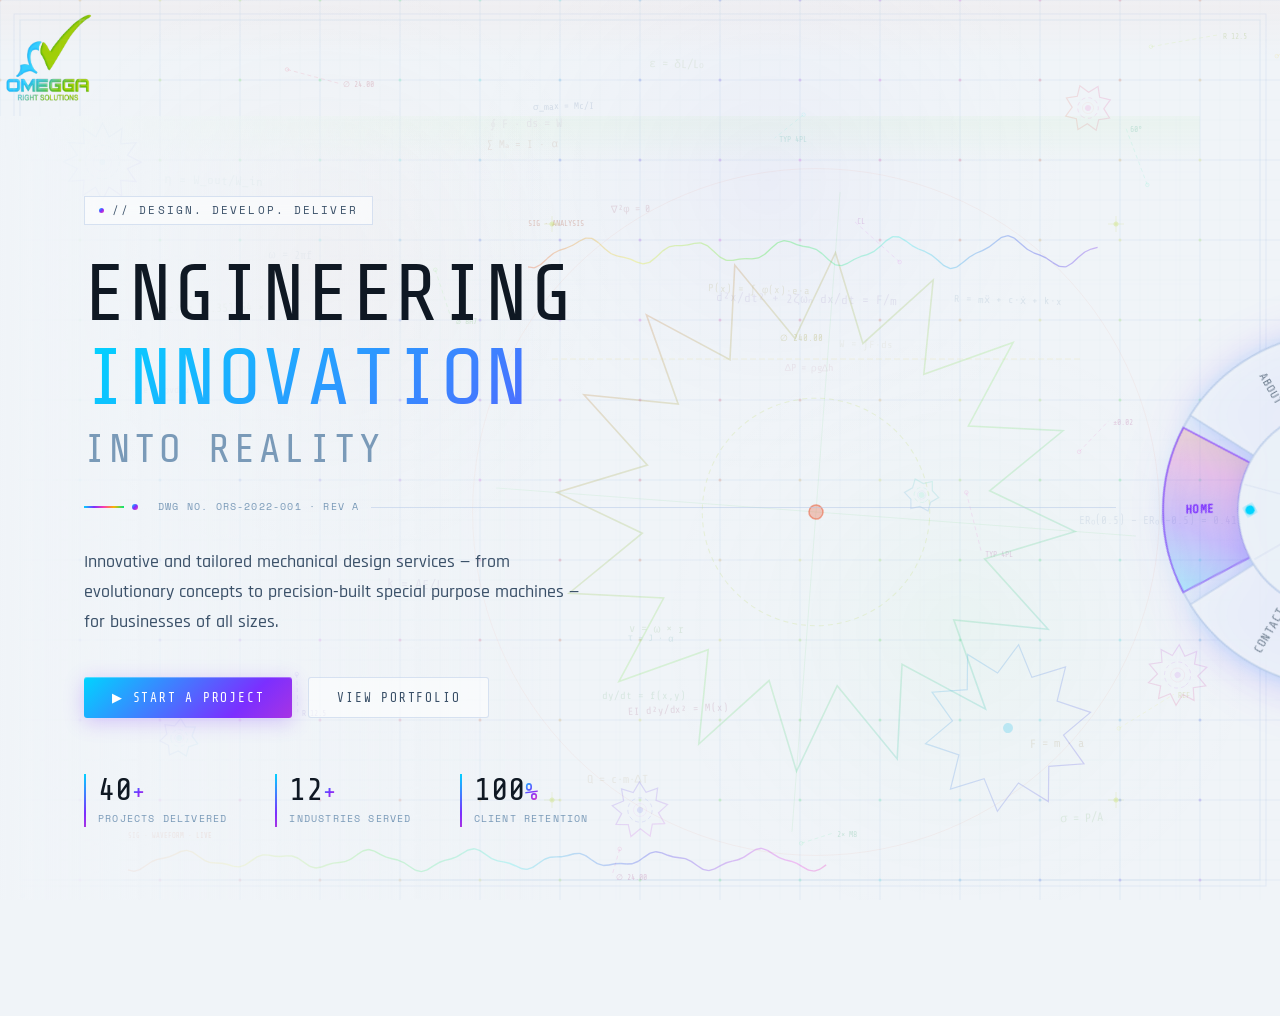
<file: omegga-rs.html>
<!DOCTYPE html>
<html lang="en">
<head>
<meta charset="UTF-8">
<meta name="viewport" content="width=device-width, initial-scale=1.0, viewport-fit=cover">
<meta name="theme-color" content="#f0f4f8">
<link rel="icon" type="image/x-icon" href="Images/Favicon.png">
<title>Omegga RS</title>
<link rel="stylesheet" href="style.css">
<link href="https://fonts.googleapis.com/css2?family=Share+Tech+Mono&family=Rajdhani:wght@400;500;600;700&family=Space+Mono:wght@400;700&display=swap" rel="stylesheet">
</head>
<body>

<!-- SVG defs for holo gradient on stroke/fill -->
<svg style="position:absolute;width:0;height:0;overflow:hidden" aria-hidden="true">
  <defs>
    <linearGradient id="holo-stroke" x1="0%" y1="0%" x2="100%" y2="0%">
      <stop offset="0%"   stop-color="#00d4ff"/>
      <stop offset="33%"  stop-color="#7b2fff"/>
      <stop offset="66%"  stop-color="#ff3cac"/>
      <stop offset="100%" stop-color="#f8b500"/>
    </linearGradient>
    <linearGradient id="holo-stroke-v" x1="0%" y1="0%" x2="0%" y2="100%">
      <stop offset="0%"   stop-color="#00d4ff"/>
      <stop offset="50%"  stop-color="#7b2fff"/>
      <stop offset="100%" stop-color="#ff3cac"/>
    </linearGradient>
  </defs>
</svg>

<img class="logo" src="Images/Logo.png" alt="Omegga RS" width="100px">

<!-- BG CANVAS -->
<canvas id="bg-canvas"></canvas>

<!-- HALF-WHEEL NAV (all screen sizes — repositions on mobile) -->
<div id="wheel-nav">
  <svg id="wheel-svg" viewBox="0 0 240 240" fill="none" xmlns="http://www.w3.org/2000/svg"></svg>
</div>

<!-- SPA WRAPPER -->
<div id="app">

  <!-- PAGE: HOME -->
  <div class="page active" id="page-home" style="position:relative;">
    <canvas id="schematic-canvas" style="position:absolute;inset:0;width:100%;height:100%;pointer-events:none;z-index:0;"></canvas>
    <div style="position:relative;z-index:1;">
      <div class="hero-stamp">// Design. Develop. Deliver</div>
      <h1 class="hero-h1">
        Engineering
        <span class="h1-holo">Innovation</span>
        <span class="h1-sub">Into Reality</span>
      </h1>
      <div class="hero-annotation">
        <div class="ha-bar"></div><div class="ha-dot"></div>
        <div class="ha-label">DWG NO. ORS-2022-001 · REV A</div>
        <div class="ha-line"></div>
      </div>
      <p class="hero-sub">Innovative and tailored mechanical design services — from evolutionary concepts to precision-built special purpose machines — for businesses of all sizes.</p>
      <div class="hero-actions">
        <button class="btn-primary" onclick="goToPage(5)">▶ Start a Project</button>
        <button class="btn-ghost"   onclick="goToPage(4)">View Portfolio</button>
      </div>
      <div class="hero-stats">
        <div class="stat-wrap"><div class="stat-num">40<span class="stat-unit">+</span></div><div class="stat-lbl">Projects Delivered</div></div>
        <div class="stat-wrap"><div class="stat-num">12<span class="stat-unit">+</span></div><div class="stat-lbl">Industries Served</div></div>
        <div class="stat-wrap"><div class="stat-num">100<span class="stat-unit">%</span></div><div class="stat-lbl">Client Retention</div></div>
      </div>
    </div>
  </div>

  <!-- PAGE: ABOUT -->
  <div class="page" id="page-about">
    <div class="holo-eyebrow reveal">About Company</div>
    <h2 class="sec-title reveal">Who We Are</h2>
    <div class="holo-rule reveal"></div>
    <div class="about-grid">
      <div class="reveal">
        <p class="about-body">We, Omegga Right Solutions, offer innovative and tailored design services to businesses of all sizes. With a focus on creativity and functionality, we collaborate closely with our clients to understand their needs and deliver visually captivating and user-friendly solutions.</p>
        <p class="about-body">From evolutionary refinements to ground-up revolutionary designs, our engineering team brings deep mechanical expertise to every project — ensuring each solution is technically rigorous and commercially viable.</p>
        <div class="spec-table">
          <div class="spec-row"><div class="spec-key">Speciality</div><div class="spec-val">Mechanical Design &amp; Automation</div></div>
          <div class="spec-row"><div class="spec-key">Location</div><div class="spec-val">Coimbatore, Tamil Nadu, India</div></div>
          <div class="spec-row"><div class="spec-key">Focus</div><div class="spec-val">Creativity · Functionality · Precision</div></div>
          <div class="spec-row"><div class="spec-key">Clients</div><div class="spec-val">Startup to Enterprise — All Sizes</div></div>
          <div class="spec-row"><div class="spec-key">Standard</div><div class="spec-val">ISO-aligned Design &amp; Analysis</div></div>
        </div>
      </div>
      <div class="about-holo-panel reveal">
        <div class="ahp-inner">
          <div class="ahp-title-block">
            <div class="ahp-tb-label">Omegga Right Solutions — Company Profile</div>
            <div class="ahp-tb-name">Engineering Innovation Into Reality</div>
          </div>
          <div class="ahp-tagline">"We engineer what others only imagine."</div>
          <div class="ahp-tags">
            <span class="ahp-tag">CAD Modelling</span><span class="ahp-tag">FEA Simulation</span>
            <span class="ahp-tag">DFM Review</span><span class="ahp-tag">CAM Programming</span>
            <span class="ahp-tag">Value Engineering</span><span class="ahp-tag">SPM Design</span>
            <span class="ahp-tag">Thermal Analysis</span><span class="ahp-tag">Fatigue Analysis</span>
            <span class="ahp-tag">Re-Engineering</span>
          </div>
        </div>
      </div>
    </div>
    <div class="page-footer">
      <div class="footer-logo">
        <svg viewBox="0 0 64 64" fill="none"><path d="M32 20a12 12 0 1 0 0 24 12 12 0 0 0 0-24z" stroke="url(#holo-stroke)" stroke-width="2"/><path d="M27 4h10v6l2 1 4.24-4.24 7.07 7.07L46.07 18l1 2h6v10h-6l-1 2 4.24 4.24-7.07 7.07L39 39l-2 1v6H27v-6l-2-1-4.24 4.24-7.07-7.07L17.93 32l-1-2H11V20h6l1-2-4.24-4.24 7.07-7.07L25 11l2-1V4z" stroke="url(#holo-stroke)" stroke-width="1.5" stroke-linejoin="round"/></svg>
        OMEGGA RS
      </div>
      <p>© 2022 Omegga Right Solutions · All rights reserved.</p>
    </div>
  </div>

  <!-- PAGE: SERVICES -->
  <div class="page" id="page-services">
    <div class="holo-eyebrow reveal">What We Do</div>
    <h2 class="sec-title reveal">Our Services</h2>
    <div class="holo-rule reveal"></div>
    <p class="sec-lead reveal">Five integrated engineering disciplines — working individually or in combination to take your project from concept to commission.</p>
    <div class="svc-grid reveal" style="margin-top:32px">

      <div class="svc-card svc-feat">
        <div>
          <div class="svc-num">SVC · 01</div>
          <div class="svc-icon-wrap"><svg viewBox="0 0 40 40" fill="none"><circle cx="20" cy="20" r="8" stroke-width="1.5"/><path d="M17 6h6v4l2.5 1L29 7.5 32.5 11 29 14.5l1 2.5H34v6h-4l-1 2.5 3.5 3.5L29 32l-3.5-3.5-2.5 1V34h-6v-4l-2.5-1L11 32.5 7.5 29 11 25.5l-1-2.5H6v-6h4l1-2.5L7.5 11 11 7.5l3.5 3.5 2.5-1V6z" stroke-width="1.5" stroke-linejoin="round"/></svg></div>
          <h3>Mechanical Design</h3>
          <p>Comprehensive design solutions spanning the full spectrum — from incremental evolution to ground-up reinvention, validated with CAD and simulation before a single part is made.</p>
        </div>
        <div style="padding-top:48px"><ul class="svc-sub"><li>Evolutionary Designs</li><li>Revolutionary Designs</li><li>Re-Engineering Designs</li></ul></div>
        <div class="svc-bar-top"></div>
      </div>

      <div class="svc-card">
        <div class="svc-num">SVC · 02</div>
        <div class="svc-icon-wrap"><svg viewBox="0 0 40 40" fill="none"><rect x="5" y="8" width="30" height="24" rx="2" stroke-width="1.5"/><path d="M12 20h4l3-6 4 12 3-6h4" stroke-width="1.5" stroke-linecap="round" stroke-linejoin="round"/></svg></div>
        <h3>Design Analysis</h3>
        <p>Simulation-driven validation ensuring structural integrity, fatigue life, and thermal performance before any metal is cut.</p>
        <ul class="svc-sub"><li>Structural Analysis</li><li>Fatigue Analysis</li><li>Thermal Analysis</li></ul>
        <div class="svc-bar-top"></div>
      </div>

      <div class="svc-card">
        <div class="svc-num">SVC · 03</div>
        <div class="svc-icon-wrap"><svg viewBox="0 0 40 40" fill="none"><rect x="6" y="6" width="12" height="12" rx="1" stroke-width="1.5"/><rect x="22" y="6" width="12" height="12" rx="1" stroke-width="1.5"/><rect x="6" y="22" width="12" height="12" rx="1" stroke-width="1.5"/><rect x="22" y="22" width="12" height="12" rx="1" stroke-width="1.5"/></svg></div>
        <h3>Operational Management</h3>
        <p>End-to-end manufacturing support — CNC toolpath programming to systematic process optimisation for better yields.</p>
        <ul class="svc-sub"><li>CAM Programming</li><li>Process Optimisation</li></ul>
        <div class="svc-bar-top"></div>
      </div>

      <div class="svc-card">
        <div class="svc-num">SVC · 04</div>
        <div class="svc-icon-wrap"><svg viewBox="0 0 40 40" fill="none"><rect x="4" y="16" width="10" height="18" rx="1" stroke-width="1.5"/><rect x="15" y="10" width="10" height="24" rx="1" stroke-width="1.5"/><rect x="26" y="6" width="10" height="28" rx="1" stroke-width="1.5"/><path d="M4 34h32" stroke-width="1.5" stroke-linecap="round"/></svg></div>
        <h3>Customised Machinery</h3>
        <p>Purpose-built machines engineered for your production volumes, space constraints, and budget targets.</p>
        <ul class="svc-sub"><li>Special Purpose Machine Design</li><li>Low Cost Automation Machine Design</li></ul>
        <div class="svc-bar-top"></div>
      </div>

      <div class="svc-card">
        <div class="svc-num">SVC · 05</div>
        <div class="svc-icon-wrap"><svg viewBox="0 0 40 40" fill="none"><path d="M20 6l3.5 7 7.7 1.1-5.6 5.5 1.3 7.7-6.9-3.6-6.9 3.6 1.3-7.7-5.6-5.5 7.7-1.1z" stroke-width="1.5" stroke-linejoin="round"/><path d="M12 30l-4 4M28 30l4 4" stroke-width="1.5" stroke-linecap="round"/></svg></div>
        <h3>Cost Optimisation</h3>
        <p>Systematic cost reduction through rigorous analysis and value engineering — more performance per rupee spent.</p>
        <ul class="svc-sub"><li>Cost Analysis</li><li>Value Engineering</li></ul>
        <div class="svc-bar-top"></div>
      </div>

    </div>
  </div>

  <!-- PAGE: PROCESS -->
  <div class="page" id="page-process">
    <div class="holo-eyebrow reveal">How We Work</div>
    <h2 class="sec-title reveal">From Brief to Build</h2>
    <div class="holo-rule reveal"></div>
    <p class="sec-lead reveal">A structured engineering process that keeps every project on time and on spec.</p>
    <div class="process-track reveal">
      <div class="proc-step"><div class="proc-dial"><svg viewBox="0 0 62 62" fill="none"><circle cx="31" cy="31" r="28" stroke="#d0dbe8" stroke-width="2"/><circle cx="31" cy="31" r="22" stroke="url(#holo-stroke)" stroke-width="1.5" stroke-dasharray="4 3"/><circle cx="31" cy="31" r="14" stroke="#b0c8e0" stroke-width="1"/><circle cx="31" cy="31" r="5" fill="url(#holo-stroke-v)"/><text x="31" y="35" text-anchor="middle" font-family="'Share Tech Mono',monospace" font-size="9" fill="#3a5068">01</text></svg></div><h4>Discover</h4><p>Requirements workshop — map constraints, timelines, and success criteria.</p></div>
      <div class="proc-step"><div class="proc-dial"><svg viewBox="0 0 62 62" fill="none"><circle cx="31" cy="31" r="28" stroke="#d0dbe8" stroke-width="2"/><circle cx="31" cy="31" r="22" stroke="url(#holo-stroke)" stroke-width="1.5" stroke-dasharray="4 3"/><circle cx="31" cy="31" r="14" stroke="#b0c8e0" stroke-width="1"/><circle cx="31" cy="31" r="5" fill="url(#holo-stroke-v)"/><text x="31" y="35" text-anchor="middle" font-family="'Share Tech Mono',monospace" font-size="9" fill="#3a5068">02</text></svg></div><h4>Design</h4><p>CAD modelling, FEA simulation, and tolerance analysis before anything is made.</p></div>
      <div class="proc-step"><div class="proc-dial"><svg viewBox="0 0 62 62" fill="none"><circle cx="31" cy="31" r="28" stroke="#d0dbe8" stroke-width="2"/><circle cx="31" cy="31" r="22" stroke="url(#holo-stroke)" stroke-width="1.5" stroke-dasharray="4 3"/><circle cx="31" cy="31" r="14" stroke="#b0c8e0" stroke-width="1"/><circle cx="31" cy="31" r="5" fill="url(#holo-stroke-v)"/><text x="31" y="35" text-anchor="middle" font-family="'Share Tech Mono',monospace" font-size="9" fill="#3a5068">03</text></svg></div><h4>Prototype</h4><p>Rapid build and structured testing against your acceptance criteria.</p></div>
      <div class="proc-step"><div class="proc-dial"><svg viewBox="0 0 62 62" fill="none"><circle cx="31" cy="31" r="28" stroke="#d0dbe8" stroke-width="2"/><circle cx="31" cy="31" r="22" stroke="url(#holo-stroke)" stroke-width="1.5" stroke-dasharray="4 3"/><circle cx="31" cy="31" r="14" stroke="#b0c8e0" stroke-width="1"/><circle cx="31" cy="31" r="5" fill="url(#holo-stroke-v)"/><text x="31" y="35" text-anchor="middle" font-family="'Share Tech Mono',monospace" font-size="9" fill="#3a5068">04</text></svg></div><h4>Deliver</h4><p>Production hand-off, installation support, and post-commissioning follow-up.</p></div>
    </div>
  </div>

  <!-- PAGE: PORTFOLIO -->
  <div class="page" id="page-portfolio">
    <div class="holo-eyebrow reveal">Selected Work</div>
    <h2 class="sec-title reveal">Portfolio</h2>
    <div class="holo-rule reveal"></div>
    <p class="sec-lead reveal">A cross-section of projects spanning agriculture, medical, and industrial manufacturing.</p>
    <div class="port-grid reveal">
      <div class="port-card"><div class="port-shine"></div><div class="port-num">P-001</div><div class="port-year">2024</div><div class="port-tag">Robotics · Agriculture</div><h3>Autonomous Agricultural Robot</h3><p>GPS-guided field robot with vision-based crop monitoring for sub-1-acre precision agriculture.</p></div>
      <div class="port-card"><div class="port-shine"></div><div class="port-num">P-002</div><div class="port-year">2024</div><div class="port-tag">Product Design · Medical</div><h3>Medical-Grade Device Enclosure</h3><p>IP67 enclosure for portable diagnostic device with EMI shielding and ergonomic form factor.</p></div>
      <div class="port-card"><div class="port-shine"></div><div class="port-num">P-003</div><div class="port-year">2023</div><div class="port-tag">Automation · Manufacturing</div><h3>Special Purpose Machine — SPM</h3><p>Pneumatically actuated multi-station assembly SPM reducing cycle time by 62%.</p></div>
      <div class="port-card"><div class="port-shine"></div><div class="port-num">P-004</div><div class="port-year">2024</div><div class="port-tag">Consultancy · FMCG</div><h3>Packaging Line Optimisation</h3><p>End-to-end DFM audit and line redesign cutting scrap by 38% for a high-volume FMCG client.</p></div>
    </div>
  </div>

  <!-- PAGE: CONTACT -->
  <div class="page" id="page-contact">
    <div class="holo-eyebrow reveal">Get in Touch</div>
    <h2 class="sec-title reveal">Start a Conversation</h2>
    <div class="holo-rule reveal"></div>
    <div class="contact-grid">
      <div class="reveal">
        <p class="contact-intro">Tell us about your project and we'll respond within one working day with an initial scope assessment — no obligation.</p>
        <div class="contact-details">
          <div class="cd-row"><div class="cd-icon">📍</div><div class="cd-text"><a href="https://maps.app.goo.gl/1ox7oFUoErEqBAXW9" target="blank" class="cd-link">Coimbatore, Tamil Nadu, India</a></div></div>
          <div class="cd-row"><div class="cd-icon">✉</div><div class="cd-text"><a href="mailto:omegga.rightsolutions@gmail.com" class="cd-link">omegga.rightsolutions@gmail.com</a></div></div>
          <div class="cd-row"><div class="cd-icon">📞</div><div class="cd-text"><a href="tel:+918667512745" class="cd-link">+91 86675 12745</a></div></div>
        </div>
      </div>
      <div class="reveal">
        <form id="contactForm" class="contact-form">
          <div class="form-fields">
            <div class="form-row-2">
              <div class="field"><label>Name</label><input type="text" id="name" placeholder="Your Name..." required></div>
              <div class="field"><label>Contact No.</label><input type="tel" id="phone" placeholder="987654321" required></div>
            </div>
            <div class="field"><label>Email Address</label><input type="email" id="email" placeholder="abc.com" required></div>
            <div class="field"><label>Service Needed</label>
              <select id="subject"><option value="">Select a service…</option><option>Mechanical Design</option><option>Design Analysis</option><option>Operational Management</option><option>Customised Machinery</option><option>Cost Optimisation</option><option>Multiple Services</option><option>Other / Not Sure</option></select>
            </div>
            <div class="field"><label>Project Details</label><textarea id="message" placeholder="Describe your project — scope, timeline, constraints…" required></textarea></div>
          </div>
          <div class="form-foot">
            <span class="form-note">▶ Response within 24 hours.</span>
            <button type="submit" class="btn-primary">Send Message ▶</button>
          </div>
        </form>
      </div>
    </div>
    <div class="page-footer">
      <div class="footer-logo">
        <svg viewBox="0 0 64 64" fill="none"><path d="M32 20a12 12 0 1 0 0 24 12 12 0 0 0 0-24z" stroke="url(#holo-stroke)" stroke-width="2"/><path d="M27 4h10v6l2 1 4.24-4.24 7.07 7.07L46.07 18l1 2h6v10h-6l-1 2 4.24 4.24-7.07 7.07L39 39l-2 1v6H27v-6l-2-1-4.24 4.24-7.07-7.07L17.93 32l-1-2H11V20h6l1-2-4.24-4.24 7.07-7.07L25 11l2-1V4z" stroke="url(#holo-stroke)" stroke-width="1.5" stroke-linejoin="round"/></svg>
        OMEGGA RS
      </div>
      <p>© 2022 Omegga Right Solutions · All rights reserved.</p>
      <p>ORS-WEB · REV A · COIMBATORE</p>
    </div>
  </div>

</div><!-- /app -->

<script>
/* ═══════════════════════════════════════════════════════════════
   BACKGROUND CANVAS
═══════════════════════════════════════════════════════════════ */
(function(){
  const canvas = document.getElementById('bg-canvas');
  const ctx    = canvas.getContext('2d');
  let W, H;
  function resize(){ W = canvas.width = innerWidth; H = canvas.height = innerHeight; }
  resize(); window.addEventListener('resize', resize);

  const equations = [
    'R = mẍ + c·ẋ + k·x',  'ER₀(0.5) − ER₀(−0.5) = 0.411',
    'dy/dt = f(x,y)',        '∮ F · ds = W',
    'mc² = 24.351154 × 8',  'P(x) = ∫ φ(x)·e·a',
    'τ = J · α',             'F = m · a',
    '∑ Mₐ = I · α',         'σ = P/A',
    'ε = δL/L₀',            'EI d²y/dx² = M(x)',
    'k = AE/L',              'ω = 2πf',
    'v = ω × r',             'Q = c·m·ΔT',
    'η = W_out/W_in',        'd²x/dt² + 2ζωₙ dx/dt = F/m',
    'ΔP = ρgΔh',             'Re = ρvd/μ',
    'σ_max = Mc/I',          'K = ½mv²',
    'W = ∫F·ds',             '∇²φ = 0',
  ];

  let eqPos = [];
  function genEqPos(){
    eqPos = equations.map(eq => ({
      eq, x: 60 + Math.random()*(W*0.82), y: 60 + Math.random()*(H*0.88),
      angle: (Math.random()-0.5)*0.1, size: 9 + Math.random()*4,
      hue: Math.random()*360, alpha: 0.06 + Math.random()*0.09,
    }));
  }
  genEqPos(); window.addEventListener('resize', ()=>{ resize(); genEqPos(); genAnnotations(); });

  const annotations = [];
  function genAnnotations(){
    annotations.length = 0;
    const labels = ['∅ 24.00','R 12.5','2× M8','TYP 4PL','±0.02','CL','60°','REF','⌀ 8H7'];
    for(let i=0;i<14;i++){
      annotations.push({ x: Math.random()*W, y: Math.random()*H,
        label: labels[i%labels.length], len: 28+Math.random()*48,
        angle: Math.random()*Math.PI*2, hue: Math.random()*360 });
    }
  }
  genAnnotations();

  let gears = [];
  function genGears(){
    gears = [
      {x:W*.08, y:H*.18, r:36, teeth:12, angle:0, speed: 0.0018, hue: 200},
      {x:W*.92, y:H*.75, r:28, teeth:10, angle:1, speed:-0.0022, hue: 280},
      {x:W*.85, y:H*.12, r:22, teeth: 8, angle:2, speed: 0.003,  hue: 320},
      {x:W*.14, y:H*.82, r:18, teeth: 7, angle:3, speed:-0.0028, hue: 190},
      {x:W*.50, y:H*.90, r:26, teeth: 9, angle:0.5,speed:0.002,  hue: 240},
      {x:W*.72, y:H*.55, r:16, teeth: 6, angle:1.2,speed:-0.004, hue: 160},
    ];
  }
  genGears(); window.addEventListener('resize', genGears);

  function drawGear(cx, cy, r, teeth, angle, hue, alpha){
    const ir = r*0.72, tr = r*1.08;
    ctx.save(); ctx.translate(cx, cy); ctx.rotate(angle); ctx.globalAlpha = alpha;
    const hueA = hue%360, hueB = (hue+60)%360;
    const gStroke = ctx.createLinearGradient(-r,-r,r,r);
    gStroke.addColorStop(0,`hsla(${hueA},75%,60%,1)`);
    gStroke.addColorStop(1,`hsla(${hueB},75%,60%,1)`);
    ctx.strokeStyle = gStroke; ctx.lineWidth = 1.2;
    ctx.beginPath();
    for(let i=0;i<teeth*2;i++){
      const a=(i/(teeth*2))*Math.PI*2, rad=i%2===0?tr:ir;
      i===0?ctx.moveTo(Math.cos(a)*rad,Math.sin(a)*rad):ctx.lineTo(Math.cos(a)*rad,Math.sin(a)*rad);
    }
    ctx.closePath(); ctx.stroke();
    ctx.strokeStyle = `hsla(${hueA},70%,60%,0.7)`; ctx.lineWidth=0.8; ctx.setLineDash([4,3]);
    ctx.beginPath(); ctx.arc(0,0,ir*0.65,0,Math.PI*2); ctx.stroke(); ctx.setLineDash([]);
    ctx.strokeStyle = `hsla(${hueB},70%,60%,0.5)`; ctx.lineWidth=0.6;
    ctx.beginPath(); ctx.arc(0,0,ir*0.35,0,Math.PI*2); ctx.stroke();
    ctx.beginPath(); ctx.arc(0,0,3,0,Math.PI*2);
    ctx.fillStyle = `hsla(${hueA},80%,65%,0.8)`; ctx.fill();
    ctx.globalAlpha = 1; ctx.restore();
  }

  function drawWaveform(t){
    const wfx=W*0.10, wfy=H*0.94, wfw=W*0.55, wfh=28;
    const hue=(t*0.6)%360; ctx.save();
    for(let i=1;i<120;i++){
      const x1=wfx+(i-1)/120*wfw, x2=wfx+i/120*wfw;
      const y1=wfy+wfh/2+Math.sin((i-1)*.38+t*.055)*wfh*.42*(Math.sin(i*.65)*.35+.65);
      const y2=wfy+wfh/2+Math.sin(i*.38+t*.055)*wfh*.42*(Math.sin((i+1)*.65)*.35+.65);
      ctx.strokeStyle=`hsla(${(hue+i*2.5)%360},80%,55%,0.28)`; ctx.lineWidth=1.4;
      ctx.beginPath(); ctx.moveTo(x1,y1); ctx.lineTo(x2,y2); ctx.stroke();
    }
    ctx.font='7px "Share Tech Mono",monospace'; ctx.fillStyle=`hsla(${hue},70%,45%,0.3)`;
    ctx.fillText('SIG · WAVEFORM · LIVE',wfx,wfy-8); ctx.restore();
  }

  let t = 0;
  function draw(){
    ctx.clearRect(0, 0, W, H);
    ctx.strokeStyle='rgba(180,200,230,0.42)'; ctx.lineWidth=.5;
    for(let x=0;x<W;x+=80){ ctx.beginPath(); ctx.moveTo(x,0); ctx.lineTo(x,H); ctx.stroke(); }
    for(let y=0;y<H;y+=80){ ctx.beginPath(); ctx.moveTo(0,y); ctx.lineTo(W,y); ctx.stroke(); }
    ctx.strokeStyle='rgba(200,215,235,0.22)'; ctx.lineWidth=.25;
    for(let x=0;x<W;x+=20){ ctx.beginPath(); ctx.moveTo(x,0); ctx.lineTo(x,H); ctx.stroke(); }
    for(let y=0;y<H;y+=20){ ctx.beginPath(); ctx.moveTo(0,y); ctx.lineTo(W,y); ctx.stroke(); }
    for(let x=0;x<W;x+=80) for(let y=0;y<H;y+=80){
      const dh=(t*.5+x*.3+y*.3)%360;
      ctx.beginPath(); ctx.arc(x,y,1.5,0,Math.PI*2);
      ctx.fillStyle=`hsla(${dh},65%,55%,0.22)`; ctx.fill();
    }
    ctx.strokeStyle='rgba(180,200,230,0.25)'; ctx.lineWidth=1;
    ctx.strokeRect(14,14,W-28,H-28); ctx.strokeRect(20,20,W-40,H-40);
    ctx.save();
    eqPos.forEach(ep=>{
      const hue=(ep.hue+t*.15)%360; ctx.save();
      ctx.translate(ep.x,ep.y); ctx.rotate(ep.angle);
      ctx.font=`${ep.size}px 'Share Tech Mono',monospace`;
      ctx.fillStyle=`hsla(${hue},55%,35%,${ep.alpha})`; ctx.fillText(ep.eq,0,0); ctx.restore();
    });
    ctx.restore();
    gears.forEach(g=>{ g.angle += g.speed; drawGear(g.x,g.y,g.r,g.teeth,g.angle,g.hue,0.18); });
    ctx.save(); ctx.font='8px "Share Tech Mono",monospace';
    annotations.forEach(a=>{
      const hue=(a.hue+t*.3)%360, col=`hsla(${hue},80%,50%,0.16)`;
      const ex=a.x+Math.cos(a.angle)*a.len, ey=a.y+Math.sin(a.angle)*a.len;
      ctx.strokeStyle=col; ctx.lineWidth=.6; ctx.setLineDash([4,3]);
      ctx.beginPath(); ctx.moveTo(a.x,a.y); ctx.lineTo(ex,ey); ctx.stroke(); ctx.setLineDash([]);
      ctx.beginPath(); ctx.arc(a.x,a.y,1.8,0,Math.PI*2); ctx.strokeStyle=col; ctx.stroke();
      ctx.fillStyle=`hsla(${hue},65%,38%,0.2)`; ctx.fillText(a.label,ex+4,ey+4);
    });
    ctx.restore();
    drawWaveform(t);
    const scanY=(t*.28)%H, scanHue=(t*.5)%360;
    const sg=ctx.createLinearGradient(0,scanY-50,0,scanY+50);
    sg.addColorStop(0,`hsla(${scanHue},80%,65%,0)`);
    sg.addColorStop(.5,`hsla(${scanHue},80%,65%,0.04)`);
    sg.addColorStop(1,`hsla(${scanHue},80%,65%,0)`);
    ctx.fillStyle=sg; ctx.fillRect(0,scanY-50,W,100);
    [{x:W*.25,y:H*.3,hue:(t*.4)%360},{x:W*.75,y:H*.7,hue:(t*.4+120)%360},{x:W*.6,y:H*.2,hue:(t*.4+240)%360}].forEach(s=>{
      const g=ctx.createRadialGradient(s.x,s.y,0,s.x,s.y,300);
      g.addColorStop(0,`hsla(${s.hue},80%,70%,0.05)`); g.addColorStop(1,'rgba(240,244,248,0)');
      ctx.fillStyle=g; ctx.fillRect(0,0,W,H);
    });
    t++; requestAnimationFrame(draw);
  }
  draw();
})();

/* ═══════════════════════════════════════════════════════════════
   HERO SCHEMATIC CANVAS
═══════════════════════════════════════════════════════════════ */
(function(){
  const el = document.getElementById('schematic-canvas');
  if(!el) return;
  const ctx = el.getContext('2d');
  let t = 0;
  function resize(){ const p=el.parentElement; el.width=p.offsetWidth; el.height=p.offsetHeight; }
  resize(); window.addEventListener('resize', resize);
  function hsl(h,s,l,a){ return `hsla(${h%360},${s}%,${l}%,${a})`; }
  function draw(){
    const W=el.width, H=el.height;
    ctx.clearRect(0,0,W,H);
    const hue=(t*0.5)%360;
    const step=28;
    for(let x=0;x<W;x+=step){ ctx.strokeStyle=`rgba(180,200,230,${0.06+0.03*Math.sin(t*.012+x*.04)})`; ctx.lineWidth=.35; ctx.beginPath(); ctx.moveTo(x,0); ctx.lineTo(x,H); ctx.stroke(); }
    for(let y=0;y<H;y+=step){ ctx.strokeStyle=`rgba(180,200,230,${0.06+0.03*Math.sin(t*.01+y*.04)})`; ctx.lineWidth=.35; ctx.beginPath(); ctx.moveTo(0,y); ctx.lineTo(W,y); ctx.stroke(); }
    const cx=W*.68, cy=H*.44, r=Math.min(W,H)*.27;
    ctx.save(); ctx.translate(cx,cy); ctx.rotate(t*0.003);
    const teeth=16, ir=r*.72, tr=r*1.07;
    const gGrad=ctx.createLinearGradient(-r,-r,r,r);
    gGrad.addColorStop(0,hsl(hue,75,55,.26)); gGrad.addColorStop(.5,hsl((hue+90)%360,75,55,.18)); gGrad.addColorStop(1,hsl((hue+180)%360,75,55,.26));
    ctx.beginPath();
    for(let i=0;i<teeth*2;i++){
      const a=(i/(teeth*2))*Math.PI*2, rad=i%2===0?tr:ir;
      i===0?ctx.moveTo(Math.cos(a)*rad,Math.sin(a)*rad):ctx.lineTo(Math.cos(a)*rad,Math.sin(a)*rad);
    }
    ctx.closePath(); ctx.strokeStyle=gGrad; ctx.lineWidth=1.6; ctx.stroke();
    ctx.strokeStyle=hsl((hue+60)%360,65,55,.18); ctx.lineWidth=1; ctx.setLineDash([5,4]);
    ctx.beginPath(); ctx.arc(0,0,ir*.65,0,Math.PI*2); ctx.stroke(); ctx.setLineDash([]);
    ctx.strokeStyle=hsl((hue+120)%360,60,55,.14); ctx.lineWidth=.6;
    ctx.beginPath(); ctx.moveTo(-r*1.32,0); ctx.lineTo(r*1.32,0); ctx.stroke();
    ctx.beginPath(); ctx.moveTo(0,-r*1.32); ctx.lineTo(0,r*1.32); ctx.stroke();
    ctx.beginPath(); ctx.arc(0,0,7,0,Math.PI*2);
    ctx.fillStyle=hsl(hue,80,60,.35); ctx.fill();
    ctx.strokeStyle=hsl(hue,80,60,.6); ctx.lineWidth=1.5; ctx.stroke(); ctx.restore();
    const pulse=.84+.16*Math.sin(t*.04);
    ctx.strokeStyle=hsl(hue,80,60,.06*pulse); ctx.lineWidth=1;
    ctx.beginPath(); ctx.arc(cx,cy,r*1.45*pulse,0,Math.PI*2); ctx.stroke();
    const cx2=W*.84, cy2=H*.68, r2=r*.32;
    ctx.save(); ctx.translate(cx2,cy2); ctx.rotate(-t*.0075);
    const t2=10, ir2=r2*.72, tr2=r2*1.08;
    const gGrad2=ctx.createLinearGradient(-r2,-r2,r2,r2);
    gGrad2.addColorStop(0,hsl((hue+180)%360,75,55,.22)); gGrad2.addColorStop(1,hsl((hue+240)%360,75,55,.22));
    ctx.beginPath();
    for(let i=0;i<t2*2;i++){
      const a=(i/(t2*2))*Math.PI*2, rad=i%2===0?tr2:ir2;
      i===0?ctx.moveTo(Math.cos(a)*rad,Math.sin(a)*rad):ctx.lineTo(Math.cos(a)*rad,Math.sin(a)*rad);
    }
    ctx.closePath(); ctx.strokeStyle=gGrad2; ctx.lineWidth=1.2; ctx.stroke();
    ctx.beginPath(); ctx.arc(0,0,5,0,Math.PI*2); ctx.fillStyle=hsl((hue+180)%360,80,60,.3); ctx.fill(); ctx.restore();
    const wfx=W*.44, wfy=H*.13, wfw=W*.48, wfh=38;
    for(let i=1;i<90;i++){
      const x1=wfx+(i-1)/90*wfw, x2=wfx+i/90*wfw;
      const y1=wfy+wfh/2+Math.sin((i-1)*.38+t*.06)*wfh*.44*(Math.sin(i*.68)*.3+.7);
      const y2=wfy+wfh/2+Math.sin(i*.38+t*.06)*wfh*.44*(Math.sin((i+1)*.68)*.3+.7);
      ctx.strokeStyle=hsl((hue+i*2.8)%360,80,55,.32); ctx.lineWidth=1.3;
      ctx.beginPath(); ctx.moveTo(x1,y1); ctx.lineTo(x2,y2); ctx.stroke();
    }
    ctx.font='8px "Share Tech Mono",monospace'; ctx.fillStyle=hsl(hue,65,40,.28); ctx.fillText('SIG · ANALYSIS',wfx,wfy-7);
    const dimH=(hue+45)%360;
    ctx.strokeStyle=hsl(dimH,70,55,.18); ctx.lineWidth=.7; ctx.setLineDash([6,3]);
    ctx.beginPath(); ctx.moveTo(W*.46,H*.27); ctx.lineTo(W*.9,H*.27); ctx.stroke(); ctx.setLineDash([]);
    ctx.font='9px "Share Tech Mono",monospace'; ctx.fillStyle=hsl(dimH,60,38,.24); ctx.fillText('∅ 240.00',W*.65,H*.25);
    [[W*.46,H*.12],[W*.93,H*.12],[W*.46,H*.76],[W*.93,H*.76]].forEach(([x,y])=>{
      ctx.strokeStyle=hsl((hue+60)%360,65,50,.2); ctx.lineWidth=.7;
      ctx.beginPath(); ctx.moveTo(x-8,y); ctx.lineTo(x+8,y); ctx.stroke();
      ctx.beginPath(); ctx.moveTo(x,y-8); ctx.lineTo(x,y+8); ctx.stroke();
      ctx.beginPath(); ctx.arc(x,y,2.5,0,Math.PI*2); ctx.fillStyle=hsl((hue+60)%360,70,55,.25); ctx.fill();
    });
    const scanY=(t*.32)%H, scanH=(hue+90)%360;
    const sg=ctx.createLinearGradient(0,scanY-40,0,scanY+40);
    sg.addColorStop(0,hsl(scanH,80,60,0)); sg.addColorStop(.5,hsl(scanH,80,60,.045)); sg.addColorStop(1,hsl(scanH,80,60,0));
    ctx.fillStyle=sg; ctx.fillRect(0,scanY-40,W,80);
    const fade=ctx.createLinearGradient(0,0,W*.46,0);
    fade.addColorStop(0,'rgba(240,244,248,1)'); fade.addColorStop(1,'rgba(240,244,248,0)');
    ctx.fillStyle=fade; ctx.fillRect(0,0,W,H);
    t++; requestAnimationFrame(draw);
  }
  draw();
})();

/* ═══════════════════════════════════════════════════════════════
   HALF-WHEEL NAV
═══════════════════════════════════════════════════════════════ */
const PAGES = [
  { id:'home',      label:'HOME'      },
  { id:'about',     label:'ABOUT'     },
  { id:'services',  label:'SERVICES'  },
  { id:'process',   label:'PROCESS'   },
  { id:'portfolio', label:'PORTFOLIO' },
  { id:'contact',   label:'CONTACT'   },
];
let currentPage = 0;
let wheelAngle  = 0;
const WHEEL_BASE_ROTATION = -120;

function buildWheel(){
  const svg = document.getElementById('wheel-svg');
  const n = PAGES.length, cx=120, cy=120;
  const outerR=118, innerR=68, hubR=22, gapAng=0.04;
  svg.innerHTML='';
  const ringCircle=document.createElementNS('http://www.w3.org/2000/svg','circle');
  ringCircle.setAttribute('cx',cx); ringCircle.setAttribute('cy',cy); ringCircle.setAttribute('r',outerR);
  ringCircle.setAttribute('fill','none'); ringCircle.setAttribute('stroke','rgba(180,200,230,0.6)'); ringCircle.setAttribute('stroke-width','1.5');
  svg.appendChild(ringCircle);
  const WHEEL_BASE_ROTATION = getWheelBaseRotation();
  const totalRotation=((WHEEL_BASE_ROTATION+wheelAngle)%360+360)%360;
  PAGES.forEach((page,i)=>{
    const startAng=(i/n)*Math.PI*2-Math.PI/2+gapAng, endAng=((i+1)/n)*Math.PI*2-Math.PI/2-gapAng;
    const midAng=(startAng+endAng)/2;
    const x1=cx+Math.cos(startAng)*innerR, y1=cy+Math.sin(startAng)*innerR;
    const x2=cx+Math.cos(startAng)*outerR, y2=cy+Math.sin(startAng)*outerR;
    const x3=cx+Math.cos(endAng)*outerR,   y3=cy+Math.sin(endAng)*outerR;
    const x4=cx+Math.cos(endAng)*innerR,   y4=cy+Math.sin(endAng)*innerR;
    const largeArc=(endAng-startAng>Math.PI)?1:0;
    const d=`M ${x1} ${y1} L ${x2} ${y2} A ${outerR} ${outerR} 0 ${largeArc} 1 ${x3} ${y3} L ${x4} ${y4} A ${innerR} ${innerR} 0 ${largeArc} 0 ${x1} ${y1} Z`;
    const isActive=(i===currentPage);
    let fillColor, strokeColor;
    if(isActive){
      const gId=`seg-grad-${i}`;
      const defs=svg.querySelector('defs')||svg.insertBefore(document.createElementNS('http://www.w3.org/2000/svg','defs'),svg.firstChild);
      const lg=document.createElementNS('http://www.w3.org/2000/svg','linearGradient');
      lg.setAttribute('id',gId); lg.setAttribute('x1','0%'); lg.setAttribute('y1','0%'); lg.setAttribute('x2','100%'); lg.setAttribute('y2','100%');
      [['0%','#00d4ff'],['33%','#7b2fff'],['66%','#ff3cac'],['100%','#f8b500']].forEach(([o,c])=>{ const s=document.createElementNS('http://www.w3.org/2000/svg','stop'); s.setAttribute('offset',o); s.setAttribute('stop-color',c); s.setAttribute('stop-opacity','0.22'); lg.appendChild(s); });
      defs.appendChild(lg); fillColor=`url(#${gId})`; strokeColor='rgba(123,47,255,0.6)';
    } else { fillColor='rgba(240,244,248,0.85)'; strokeColor='rgba(180,200,230,0.5)'; }
    const path=document.createElementNS('http://www.w3.org/2000/svg','path');
    path.setAttribute('d',d); path.setAttribute('fill',fillColor); path.setAttribute('stroke',strokeColor); path.setAttribute('stroke-width','1.2');
    path.dataset.pageIndex=i; path.style.cursor='pointer';
    path.addEventListener('click',()=>goToPage(i));
    path.addEventListener('mouseenter',function(){ if(parseInt(this.dataset.pageIndex)!==currentPage) this.setAttribute('fill','rgba(0,212,255,0.08)'); });
    path.addEventListener('mouseleave',function(){ if(parseInt(this.dataset.pageIndex)!==currentPage) this.setAttribute('fill','rgba(240,244,248,0.85)'); });
    svg.appendChild(path);
    const spoke=document.createElementNS('http://www.w3.org/2000/svg','line');
    spoke.setAttribute('x1',cx+Math.cos(startAng)*innerR); spoke.setAttribute('y1',cy+Math.sin(startAng)*innerR);
    spoke.setAttribute('x2',cx+Math.cos(startAng)*outerR); spoke.setAttribute('y2',cy+Math.sin(startAng)*outerR);
    spoke.setAttribute('stroke','rgba(180,200,230,0.4)'); spoke.setAttribute('stroke-width','.8');
    svg.appendChild(spoke);
    const lx=cx+Math.cos(midAng)*(innerR+(outerR-innerR)*.5), ly=cy+Math.sin(midAng)*(innerR+(outerR-innerR)*.5);
    let labelAngleDeg=midAng*180/Math.PI;
    const onScreenAngle=((labelAngleDeg+totalRotation)%360+360)%360;
    if(onScreenAngle>90&&onScreenAngle<270){ labelAngleDeg+=180; }
    const text=document.createElementNS('http://www.w3.org/2000/svg','text');
    text.setAttribute('x',lx); text.setAttribute('y',ly); text.setAttribute('text-anchor','middle'); text.setAttribute('dominant-baseline','middle');
    text.setAttribute('font-family',"'Share Tech Mono',monospace"); text.setAttribute('font-size','8'); text.setAttribute('letter-spacing','.1em'); text.setAttribute('pointer-events','none');
    text.setAttribute('fill',isActive?'#7b2fff':'rgba(60,80,100,0.7)'); text.setAttribute('font-weight',isActive?'bold':'normal');
    text.setAttribute('transform',`rotate(${labelAngleDeg},${lx},${ly})`); text.textContent=page.label;
    svg.appendChild(text);
  });
  const innerCircle=document.createElementNS('http://www.w3.org/2000/svg','circle');
  innerCircle.setAttribute('cx',cx); innerCircle.setAttribute('cy',cy); innerCircle.setAttribute('r',innerR);
  innerCircle.setAttribute('fill','rgba(240,244,248,0.9)'); innerCircle.setAttribute('stroke','rgba(180,200,230,0.5)'); innerCircle.setAttribute('stroke-width','1.5');
  svg.appendChild(innerCircle);
  for(let i=0;i<8;i++){
    const a=(i/8)*Math.PI*2;
    const sp=document.createElementNS('http://www.w3.org/2000/svg','line');
    sp.setAttribute('x1',cx+Math.cos(a)*hubR); sp.setAttribute('y1',cy+Math.sin(a)*hubR);
    sp.setAttribute('x2',cx+Math.cos(a)*(innerR-2)); sp.setAttribute('y2',cy+Math.sin(a)*(innerR-2));
    sp.setAttribute('stroke','rgba(180,200,230,0.35)'); sp.setAttribute('stroke-width','.7'); svg.appendChild(sp);
  }
  const hub=document.createElementNS('http://www.w3.org/2000/svg','circle');
  hub.setAttribute('cx',cx); hub.setAttribute('cy',cy); hub.setAttribute('r',hubR);
  hub.setAttribute('fill','rgba(255,255,255,0.9)'); hub.setAttribute('stroke','url(#holo-stroke)'); hub.setAttribute('stroke-width','1.8'); svg.appendChild(hub);
  const hubIn=document.createElementNS('http://www.w3.org/2000/svg','circle');
  hubIn.setAttribute('cx',cx); hubIn.setAttribute('cy',cy); hubIn.setAttribute('r',8);
  hubIn.setAttribute('fill','rgba(240,244,248,0.8)'); hubIn.setAttribute('stroke','rgba(123,47,255,0.4)'); hubIn.setAttribute('stroke-width','1'); svg.appendChild(hubIn);
  let hubLabelAngle=0;
  const hubOnScreen=((hubLabelAngle+totalRotation)%360+360)%360;
  if(hubOnScreen>90&&hubOnScreen<270){ hubLabelAngle+=180; }
  const hubLabel=document.createElementNS('http://www.w3.org/2000/svg','text');
  hubLabel.setAttribute('x',cx); hubLabel.setAttribute('y',cy+1); hubLabel.setAttribute('text-anchor','middle'); hubLabel.setAttribute('dominant-baseline','middle');
  hubLabel.setAttribute('font-family',"'Share Tech Mono',monospace"); hubLabel.setAttribute('font-size','6');
  hubLabel.setAttribute('fill','#7b2fff'); hubLabel.setAttribute('letter-spacing','.1em');
  hubLabel.setAttribute('transform',`rotate(${hubLabelAngle},${cx},${cy+1})`); hubLabel.textContent='ORS';
  svg.appendChild(hubLabel);
  PAGES.forEach((p,i)=>{
    const da=(i/n)*Math.PI*2-Math.PI/2+Math.PI/n;
    const dot=document.createElementNS('http://www.w3.org/2000/svg','circle');
    const r=i===currentPage?3:2;
    dot.setAttribute('cx',cx+Math.cos(da)*(innerR-8)); dot.setAttribute('cy',cy+Math.sin(da)*(innerR-8)); dot.setAttribute('r',r);
    const holoColors=['#00d4ff','#7b2fff','#ff3cac','#f8b500','#00e87a','#00d4ff'];
    dot.setAttribute('fill',i===currentPage?holoColors[i]:'rgba(180,200,230,0.5)');
    dot.setAttribute('pointer-events','none');
    if(i===currentPage){ dot.setAttribute('filter','url(#dot-glow)'); }
    svg.appendChild(dot);
  });
  const defs2=svg.querySelector('defs')||svg.insertBefore(document.createElementNS('http://www.w3.org/2000/svg','defs'),svg.firstChild);
  const filt=document.createElementNS('http://www.w3.org/2000/svg','filter');
  filt.setAttribute('id','dot-glow');
  const feGlow=document.createElementNS('http://www.w3.org/2000/svg','feGaussianBlur');
  feGlow.setAttribute('stdDeviation','2'); feGlow.setAttribute('result','blur');
  const feMerge=document.createElementNS('http://www.w3.org/2000/svg','feMerge');
  ['blur','SourceGraphic'].forEach(n=>{ const m=document.createElementNS('http://www.w3.org/2000/svg','feMergeNode'); m.setAttribute('in',n); feMerge.appendChild(m); });
  filt.appendChild(feGlow); filt.appendChild(feMerge); defs2.appendChild(filt);
}

/* ── Detect mobile layout ── */
function isMobile(){ return window.innerWidth <= 640; }

/* ── Wheel base rotation differs by layout ──
   Desktop: rotate -120deg (flat left, half-disc right)
   Mobile:  rotate  60deg  (flat bottom, half-disc up)   */
function getWheelBaseRotation(){ return isMobile() ? 60 : -120; }

const WHEEL_BASE_ROTATION_DESKTOP = -120;
const WHEEL_BASE_ROTATION_MOBILE  =  60;

function goToPage(idx){
  if(idx===currentPage) return;
  const pages=document.querySelectorAll('.page');
  const stepsF=(idx-currentPage+PAGES.length)%PAGES.length;
  const stepsB=(currentPage-idx+PAGES.length)%PAGES.length;
  const delta=stepsF<=stepsB?stepsF:-stepsB;
  wheelAngle-=delta*(360/PAGES.length);
  pages[currentPage].classList.remove('active');
  currentPage=idx;
  pages[currentPage].classList.add('active');
  buildWheel();
  /* Apply spin on top of the CSS base rotation via JS transform */
  document.getElementById('wheel-svg').style.transform=`rotate(${wheelAngle}deg)`;
  triggerReveals(pages[currentPage]);
  pages[currentPage].scrollTop = 0;
}

function triggerReveals(page){
  setTimeout(()=>{
    page.querySelectorAll('.reveal').forEach((el,i)=>{
      setTimeout(()=>el.classList.add('visible'), i*80);
    });
  }, 100);
}

function getActivePage(){ return document.querySelectorAll('.page')[currentPage]; }
function isAtBottom(el){ return el.scrollHeight - el.scrollTop - el.clientHeight < 4; }
function isAtTop(el)   { return el.scrollTop < 4; }

/* ── Keyboard navigation ── */
document.addEventListener('keydown', e=>{
  const el = getActivePage();
  if(e.key==='ArrowDown'||e.key==='ArrowRight'){
    if(currentPage < PAGES.length-1 && isAtBottom(el)){ e.preventDefault(); goToPage(currentPage+1); }
  } else if(e.key==='ArrowUp'||e.key==='ArrowLeft'){
    if(currentPage > 0 && isAtTop(el)){ e.preventDefault(); goToPage(currentPage-1); }
  }
});

/* ── Scroll/trackpad navigation ── */
let scrollTimer=null;
document.getElementById('app').addEventListener('wheel', e=>{
  const el = getActivePage();
  const goingDown=e.deltaY>0, goingUp=e.deltaY<0;
  if(goingDown && !isAtBottom(el)) return;
  if(goingUp   && !isAtTop(el))   return;
  e.preventDefault();
  if(scrollTimer) return;
  if(goingDown && currentPage < PAGES.length-1){
    scrollTimer=setTimeout(()=>{ scrollTimer=null; }, 800); goToPage(currentPage+1);
  } else if(goingUp && currentPage > 0){
    scrollTimer=setTimeout(()=>{ scrollTimer=null; }, 800); goToPage(currentPage-1);
  }
},{passive:false});

/* ── Touch swipe navigation ── */
let touchStartY=0, touchStartX=0, swipeLocked=false;
document.getElementById('app').addEventListener('touchstart', e=>{
  touchStartY = e.touches[0].clientY;
  touchStartX = e.touches[0].clientX;
  swipeLocked = false;
},{passive:true});

document.getElementById('app').addEventListener('touchend', e=>{
  if(swipeLocked) return;
  const el = getActivePage();
  const dy = touchStartY - e.changedTouches[0].clientY;
  const dx = touchStartX - e.changedTouches[0].clientX;
  /* Only handle mostly-vertical swipes */
  if(Math.abs(dy) < Math.abs(dx) || Math.abs(dy) < 50) return;
  if(dy > 0 && currentPage < PAGES.length-1 && isAtBottom(el)){
    swipeLocked = true; goToPage(currentPage+1);
  } else if(dy < 0 && currentPage > 0 && isAtTop(el)){
    swipeLocked = true; goToPage(currentPage-1);
  }
},{passive:true});

/* ── Init ── */
buildWheel();
triggerReveals(document.getElementById('page-home'));

/* ── Mobile wheel: touch-peek behaviour ──
   Lifts the wheel into full view when touched, drops back after 2s
   if the user doesn't tap a segment. Also rebuilds on resize so the
   label flip logic stays correct for the new orientation.         */
(function(){
  const nav = document.getElementById('wheel-nav');
  let peekTimer = null;

  nav.addEventListener('touchstart', ()=>{
    nav.style.transition = 'bottom .25s ease';
    nav.style.bottom = isMobile() ? '-55px' : '';
    clearTimeout(peekTimer);
    peekTimer = setTimeout(()=>{
      nav.style.bottom = '';
    }, 2200);
  },{passive:true});

  /* Rebuild wheel on orientation change / resize so base rotation & label
     flip logic recomputes correctly for the new screen width */
  let resizeTimer;
  window.addEventListener('resize', ()=>{
    clearTimeout(resizeTimer);
    resizeTimer = setTimeout(()=>{ buildWheel(); }, 120);
  });

  /* First-visit nudge on mobile: bounce the wheel up after 1.2s */
  if(isMobile()){
    setTimeout(()=>{
      nav.style.transition = 'bottom .4s cubic-bezier(.4,0,.2,1)';
      nav.style.bottom = '-50px';
      setTimeout(()=>{
        nav.style.transition = 'bottom .5s cubic-bezier(.4,0,.2,1)';
        nav.style.bottom = '-100px';
      }, 700);
    }, 1200);
  }
})();

document.getElementById("contactForm").addEventListener("submit", async function(e) {

    e.preventDefault();

    const params = new URLSearchParams();

    params.append("name", document.getElementById("name").value);
    params.append("email", document.getElementById("email").value);
    params.append("phone", document.getElementById("phone").value);
    params.append("subject", document.getElementById("subject").value);
    params.append("message", document.getElementById("message").value);

    try {

        const response = await fetch(
            "https://script.google.com/macros/s/AKfycbyB2CfJJvvnoAvwRzbM9Rs33V-2qxld4kCvIntlr9CA8Hfp5VUoz-BDlOJSKCq3_-5Z/exec",
            {
                method: "POST",
                body: params
            }
        );

        if (!response.ok) throw new Error("Request failed");

        alert("Message Sent Successfully!");
        this.reset();

    } catch (err) {
        console.error(err);
        alert("Failed to send message.");
    }

});
</script>
</body>
</html>
</file>
<file: style.css>
/* ══ TOKENS — HOLOGRAPHIC LIGHT ═══════════════════════════════ */
:root {
  --pearl:       #f0f4f8;
  --frost:       #e4eaf2;
  --frost-deep:  #d0dbe8;
  --glass:       rgba(255,255,255,0.55);
  --glass-deep:  rgba(255,255,255,0.72);
  --border-soft: rgba(180,200,230,0.5);
  --border-holo: rgba(160,200,255,0.35);
  --ink-900:     #0f1823;
  --ink-700:     #1e2d3d;
  --ink-500:     #3a5068;
  --ink-300:     #7a9ab8;
  --ink-100:     #b0c8e0;
 
  --holo-1:  #00d4ff;
  --holo-2:  #7b2fff;
  --holo-3:  #ff3cac;
  --holo-4:  #f8b500;
  --holo-5:  #00e87a;
  --holo-grad: linear-gradient(135deg, #00d4ff 0%, #7b2fff 25%, #ff3cac 50%, #f8b500 75%, #00d4ff 100%);
  --holo-grad-h: linear-gradient(90deg, #00d4ff 0%, #7b2fff 25%, #ff3cac 50%, #f8b500 75%, #00e87a 100%);
 
  --mono: 'Share Tech Mono', monospace;
  --data: 'Space Mono', monospace;
  --body: 'Rajdhani', sans-serif;
 
  --wheel-width: 80px;
}
 
*, *::before, *::after { box-sizing: border-box; margin: 0; padding: 0; }
html { height: 100%; overflow: hidden; font-size: 15px; }
body {
  background: var(--pearl);
  color: var(--ink-700);
  font-family: var(--body);
  font-size: 1.06rem;
  line-height: 1.6;
  overflow: hidden;
  height: 100%;
}
 
/* ══ HOLOGRAPHIC UTILITIES ═════════════════════════════════ */
.holo-text {
  background: var(--holo-grad);
  background-size: 200% 200%;
  -webkit-background-clip: text;
  -webkit-text-fill-color: transparent;
  background-clip: text;
  animation: holo-shift 4s linear infinite;
}
@keyframes holo-shift {
  0%   { background-position: 0% 50%; }
  100% { background-position: 200% 50%; }
}
@keyframes shimmer-sweep {
  0%   { transform: translateX(-100%); }
  60%  { transform: translateX(100%); }
  100% { transform: translateX(100%); }
}
@keyframes fade-up {
  from { opacity: 0; transform: translateY(20px); }
  to   { opacity: 1; transform: none; }
}
@keyframes gear-spin { to { transform: rotate(360deg); } }
@keyframes led-holo {
  0%   { background: var(--holo-1); box-shadow: 0 0 6px var(--holo-1); }
  33%  { background: var(--holo-2); box-shadow: 0 0 6px var(--holo-2); }
  66%  { background: var(--holo-3); box-shadow: 0 0 6px var(--holo-3); }
  100% { background: var(--holo-1); box-shadow: 0 0 6px var(--holo-1); }
}
@keyframes blink { 0%,100%{opacity:1;} 50%{opacity:.2;} }
 
/* ══ BG CANVAS ═════════════════════════════════════════════ */
#bg-canvas { position: fixed; inset: 0; z-index: 0; pointer-events: none; }
 
/* ══ FIXED LOGO ══════════════════════════════════════════════
   Wrapper sits at body level, no transform/filter on any ancestor.
   The <img> itself uses no position so it can't be re-contained.
   z-index 9999 keeps it above wheel-nav (z:300) and all pages.
══════════════════════════════════════════════════════════════ */
#logo-fixed {
  position: absolute;
  right: 40px;
  top: 30px;
  z-index: 1;
}
#logo-fixed img {
    width:90px;
    opacity:0.85;      /* background effect */
    pointer-events:none;
}
#logo-fixed img:hover {
  filter: drop-shadow(0 4px 20px rgba(123,47,255,0.38));
  transform: scale(1.04);
}

/* ══ SPA WRAPPER ═══════════════════════════════════════════ */
#app {
  width: calc(100vw - var(--wheel-width));
  height: 100vh;
  overflow: hidden;
  position: relative;
  z-index: 1;
}
 
/* ══ FULL-VIEWPORT PAGES ═══════════════════════════════════ */
.page {
  position: absolute;
  inset: 0;
  width: 100%;
  height: 100%;
  overflow-y: auto;
  opacity: 0;
  transform: translateY(40px);
  transition: opacity .55s ease, transform .55s ease;
  pointer-events: none;
  padding: 80px 7% 60px;
  scrollbar-width: thin;
  scrollbar-color: rgba(123,47,255,.2) transparent;
}
.page::-webkit-scrollbar { width: 3px; }
.page::-webkit-scrollbar-thumb { background: linear-gradient(180deg,#00d4ff,#7b2fff); border-radius:4px; }
.page.active { opacity: 1; transform: translateY(0); pointer-events: auto; }
 
/* ══ HALF-WHEEL NAV ════════════════════════════════════════ */
#wheel-nav {
  position: fixed;
  right: -120px;
  top: 50%;
  transform: translateY(-50%);
  width: 240px;
  height: 240px;
  z-index: 300;
  transition: right .3s ease;
}
#wheel-nav:hover { right: -80px; }
#wheel-svg {
  transform: translateY(0%);
  width: 150%;
  height: 150%;
  cursor: pointer;
  filter: drop-shadow(-6px 0 24px rgba(123,47,255,.25)) drop-shadow(-2px 0 8px rgba(0,212,255,.2));
  transition: transform .7s cubic-bezier(.4,0,.2,1);
  rotate: -120deg;
}
 
#mobile-nav { display: none; }
.mob-nav-inner { display: none; }
.mob-nav-btn { display: none; }

/* ══ SCROLL REVEAL ═════════════════════════════════════════ */
.reveal { opacity: 0; transform: translateY(20px); transition: opacity .6s ease, transform .6s ease; }
.reveal.visible { opacity: 1; transform: none; }
 
/* ══ HOLO EYEBROW ══════════════════════════════════════════ */
.holo-eyebrow {
  display: flex; align-items: center; gap: 12px;
  font-family: var(--data); font-size: .68rem;
  letter-spacing: .28em; text-transform: uppercase;
  margin-bottom: 12px;
  background: var(--holo-grad); background-size: 200% 200%;
  -webkit-background-clip: text; -webkit-text-fill-color: transparent;
  background-clip: text; animation: holo-shift 3s linear infinite;
}
.holo-eyebrow::before {
  content: ''; display: block; flex-shrink: 0; width: 20px; height: 1px;
  background: var(--holo-grad-h); -webkit-text-fill-color: initial;
}
.holo-eyebrow::after {
  content: ''; display: block; width: 5px; height: 5px;
  background: var(--holo-grad); background-size: 200% 200%;
  animation: holo-shift 3s linear infinite;
  clip-path: polygon(50% 0,100% 50%,50% 100%,0 50%);
  -webkit-text-fill-color: initial;
}
 
.sec-title {
  font-family: var(--mono); font-size: clamp(1.95rem,3.9vw,3.15rem);
  font-weight: 400; text-transform: uppercase; letter-spacing: .04em;
  line-height: 1.1; color: var(--ink-900); margin-bottom: 14px;
}
.sec-lead { font-size: 1.13rem; font-weight: 500; color: var(--ink-300); max-width: 540px; }
.holo-rule {
  width: 100%; height: 2px;
  background: var(--holo-grad-h); background-size: 300% 100%;
  animation: holo-shift 4s linear infinite;
  margin-bottom: 48px; opacity: .4;
}
 
/* ══ HERO PAGE ══════════════════════════════════════════════ */
.hero-stamp {
  display: inline-flex; align-items: center; gap: 8px;
  padding: 5px 14px; margin-bottom: 28px;
  font-family: var(--data); font-size: .7rem;
  letter-spacing: .2em; color: var(--ink-500); text-transform: uppercase;
  background: var(--glass); border: 1px solid var(--border-soft);
  backdrop-filter: blur(8px);
  position: relative; overflow: hidden;
  animation: fade-up .6s .1s both;
}
.hero-stamp::before { content:''; width:5px; height:5px; border-radius:50%; background:var(--holo-grad); background-size:200% 200%; animation: holo-shift 3s linear infinite, blink 2s ease-in-out infinite; flex-shrink:0; }
.hero-stamp::after { content:''; position:absolute; inset:0; background:linear-gradient(90deg,transparent,rgba(255,255,255,.5),transparent); transform:translateX(-100%); animation:shimmer-sweep 3s ease-in-out infinite; }
 
.hero-h1 {
  font-family: var(--mono); font-size: clamp(2.9rem,6.2vw,5.6rem);
  font-weight: 400; line-height: 1.06; letter-spacing: .02em;
  text-transform: uppercase; color: var(--ink-900);
  animation: fade-up .8s .3s both;
}
.hero-h1 .h1-holo {
  display: block;
  background: var(--holo-grad); background-size: 300% 300%;
  -webkit-background-clip: text; -webkit-text-fill-color: transparent;
  background-clip: text; animation: holo-shift 3s linear infinite;
}
.hero-h1 .h1-sub {
  display: block; font-size: .5em;
  color: var(--ink-300); -webkit-text-fill-color: var(--ink-300);
  letter-spacing: .1em; margin-top: 8px;
}
 
.hero-annotation {
  display: flex; align-items: center; margin: 28px 0 32px;
  animation: fade-up .8s .5s both;
}
.ha-bar  { flex: 0 0 40px; height: 2px; background: var(--holo-grad-h); }
.ha-dot  { width: 6px; height: 6px; border-radius: 50%; background: var(--holo-grad); background-size:200% 200%; animation:holo-shift 3s linear infinite; margin: 0 8px; flex-shrink:0; }
.ha-label { font-family: var(--data); font-size: .66rem; color: var(--ink-300); letter-spacing: .12em; padding: 0 12px; }
.ha-line  { flex: 1; height: 1px; background: var(--border-soft); }
 
.hero-sub {
  font-size: 1.18rem; font-weight: 500; color: var(--ink-500);
  max-width: 500px; line-height: 1.7;
  animation: fade-up .8s .6s both;
}
.hero-actions { margin-top: 40px; display: flex; gap: 16px; flex-wrap: wrap; animation: fade-up .8s .75s both; }
 
/* BUTTONS */
.btn-primary {
  display: inline-flex; align-items: center; gap: 10px;
  padding: 13px 28px; font-family: var(--mono); font-size: .85rem;
  letter-spacing: .14em; text-transform: uppercase; color: #fff;
  background: var(--holo-grad); background-size: 300% 300%;
  animation: holo-shift 3s linear infinite; border: none; border-radius: 3px;
  cursor: pointer;
  box-shadow: 0 4px 20px rgba(123,47,255,.25), 0 1px 0 rgba(255,255,255,.3) inset;
  transition: box-shadow .3s, transform .2s; position: relative; overflow: hidden;
  -webkit-tap-highlight-color: transparent; touch-action: manipulation;
}
.btn-primary::after { content:''; position:absolute; inset:0; background:linear-gradient(90deg,transparent,rgba(255,255,255,.15),transparent); transform:translateX(-100%); animation:shimmer-sweep 2s ease-in-out infinite; }
.btn-primary:hover { box-shadow: 0 6px 32px rgba(123,47,255,.4); transform: translateY(-1px); }
.btn-primary:active { transform: scale(0.97); }
 
.btn-ghost {
  display: inline-flex; align-items: center; gap: 10px;
  padding: 12px 28px; font-family: var(--mono); font-size: .85rem;
  letter-spacing: .14em; text-transform: uppercase;
  color: var(--ink-500); background: var(--glass);
  border: 1px solid var(--border-soft); border-radius: 3px;
  backdrop-filter: blur(8px); cursor: pointer;
  transition: border-color .2s, color .2s, background .2s;
  -webkit-tap-highlight-color: transparent; touch-action: manipulation;
}
.btn-ghost:hover { color: var(--ink-700); border-color: var(--ink-100); background: var(--glass-deep); }
.btn-ghost:active { transform: scale(0.97); }
 
.hero-stats { display: flex; gap: 48px; flex-wrap: wrap; margin-top: 56px; animation: fade-up .8s .95s both; }
.stat-wrap { position: relative; padding-left: 14px; }
.stat-wrap::before { content:''; position:absolute; left:0; top:0; bottom:0; width:2px; background:var(--holo-grad); background-size:100% 300%; animation:holo-shift 3s linear infinite; }
.stat-num { font-family: var(--mono); font-size: 2.15rem; color: var(--ink-900); line-height: 1; }
.stat-unit { font-size:.75em; background:var(--holo-grad); background-size:200% 200%; -webkit-background-clip:text; -webkit-text-fill-color:transparent; background-clip:text; animation:holo-shift 3s linear infinite; }
.stat-lbl { font-family: var(--data); font-size: .66rem; letter-spacing: .12em; color: var(--ink-300); text-transform: uppercase; margin-top: 4px; }
 
/* ══ ABOUT ══════════════════════════════════════════════════ */
.about-grid { display:grid; grid-template-columns:1fr 1fr; gap:56px; align-items:start; margin-top:40px; }
.about-body { font-size:1.1rem; font-weight:500; color:var(--ink-500); line-height:1.8; margin-bottom:18px; }
 
.spec-table { margin-top:24px; border:1px solid var(--border-soft); border-radius:6px; overflow:hidden; background:var(--glass); backdrop-filter:blur(12px); }
.spec-row { display:grid; grid-template-columns:150px 1fr; border-bottom:1px solid var(--border-soft); }
.spec-row:last-child { border-bottom:none; }
.spec-key { padding:11px 16px; font-family:var(--data); font-size:.68rem; letter-spacing:.14em; text-transform:uppercase; border-right:1px solid var(--border-soft); display:flex; align-items:center; background:var(--holo-grad); background-size:300% 300%; animation:holo-shift 4s linear infinite; -webkit-background-clip:text; -webkit-text-fill-color:transparent; background-clip:text; }
.spec-val { padding:11px 16px; font-family:var(--data); font-size:.82rem; color:var(--ink-700); display:flex; align-items:center; }
 
.about-holo-panel { position:relative; border-radius:8px; overflow:hidden; }
.about-holo-panel::before { content:''; position:absolute; top:0; left:0; right:0; height:2px; background:var(--holo-grad-h); background-size:300% 100%; animation:holo-shift 3s linear infinite; z-index:2; }
.ahp-inner { background: var(--glass-deep); backdrop-filter: blur(20px); border: 1px solid var(--border-soft); border-radius: 8px; padding: 36px; box-shadow: 0 8px 40px rgba(100,140,200,.1), 0 1px 0 rgba(255,255,255,.9) inset; position: relative; overflow: hidden; }
.ahp-inner::before { content:''; position:absolute; top:12px; right:12px; width:10px; height:10px; border-radius:50%; background:var(--holo-grad); background-size:200% 200%; animation:holo-shift 2s linear infinite; box-shadow:0 0 8px rgba(123,47,255,.4); }
.ahp-inner::after  { content:''; position:absolute; bottom:12px; left:12px; width:10px; height:10px; border-radius:50%; background:var(--holo-grad); background-size:200% 200%; animation:holo-shift 2s linear infinite; box-shadow:0 0 8px rgba(0,212,255,.4); }
.ahp-title-block { border:1px solid var(--border-soft); border-radius:4px; overflow:hidden; margin-bottom:24px; }
.ahp-tb-label { padding:8px 14px; background:rgba(200,220,240,.3); font-family:var(--data); font-size:.66rem; letter-spacing:.18em; color:var(--ink-300); text-transform:uppercase; border-bottom:1px solid var(--border-soft); }
.ahp-tb-name { padding:12px 14px; font-family:var(--mono); font-size:1.12rem; color:var(--ink-900); text-transform:uppercase; letter-spacing:.06em; }
.ahp-tagline { font-family:var(--mono); font-size:.99rem; color:var(--ink-500); font-style:italic; padding:12px 16px; margin-bottom:24px; position:relative; }
.ahp-tagline::before { content:''; position:absolute; left:0; top:0; bottom:0; width:2px; background:var(--holo-grad); background-size:100% 300%; animation:holo-shift 3s linear infinite; }
.ahp-tags { display:flex; flex-wrap:wrap; gap:8px; }
.ahp-tag { padding:5px 12px; background:rgba(255,255,255,.6); border:1px solid var(--border-soft); border-radius:100px; font-family:var(--data); font-size:.68rem; letter-spacing:.1em; color:var(--ink-500); text-transform:uppercase; transition:border-color .2s, color .2s, background .2s; cursor:default; }
.ahp-tag:hover { border-color:transparent; color:#fff; background:var(--holo-grad); background-size:200% 200%; animation:holo-shift 2s linear infinite; }
 
/* ══ SERVICES ═══════════════════════════════════════════════ */
.svc-grid { display:grid; grid-template-columns:repeat(auto-fit,minmax(270px,1fr)); gap:16px; margin-top:40px; }
.svc-card { background: var(--glass-deep); backdrop-filter: blur(16px); border: 1px solid var(--border-soft); border-radius: 8px; padding: 32px 28px 26px; position: relative; overflow: hidden; transition: box-shadow .3s, transform .3s, border-color .3s; box-shadow: 0 2px 16px rgba(100,140,200,.08), 0 1px 0 rgba(255,255,255,.8) inset; }
.svc-card:hover { transform:translateY(-3px); box-shadow:0 12px 40px rgba(100,140,200,.18); border-color:rgba(160,180,220,.6); }
.svc-card::before { content:''; position:absolute; inset:0; background:linear-gradient(135deg,rgba(0,212,255,.04),rgba(123,47,255,.04),rgba(255,60,172,.04)); opacity:0; transition:opacity .3s; pointer-events:none; }
.svc-card:hover::before { opacity:1; }
.svc-bar-top { position:absolute; top:0; left:0; right:0; height:2px; background:var(--holo-grad-h); background-size:300% 100%; animation:holo-shift 3s linear infinite; transform:scaleX(0); transform-origin:left; transition:transform .4s; }
.svc-card:hover .svc-bar-top { transform:scaleX(1); }
.svc-num { font-family:var(--data); font-size:.66rem; letter-spacing:.2em; margin-bottom:18px; display:flex; align-items:center; gap:10px; background:var(--holo-grad); background-size:200% 200%; animation:holo-shift 4s linear infinite; -webkit-background-clip:text; -webkit-text-fill-color:transparent; background-clip:text; }
.svc-num::after { content:''; flex:1; height:1px; background:var(--border-soft); -webkit-text-fill-color:initial; }
.svc-icon-wrap { width:42px; height:42px; border-radius:8px; background:rgba(255,255,255,.6); border:1px solid var(--border-soft); display:flex; align-items:center; justify-content:center; margin-bottom:16px; position:relative; overflow:hidden; transition:background .3s; }
.svc-icon-wrap::before { content:''; position:absolute; inset:0; background:var(--holo-grad); background-size:300% 300%; animation:holo-shift 3s linear infinite; opacity:0; transition:opacity .3s; }
.svc-card:hover .svc-icon-wrap::before { opacity:.12; }
.svc-icon-wrap svg { width:22px; height:22px; stroke:var(--ink-500); transition:stroke .3s; }
.svc-card:hover .svc-icon-wrap svg { stroke:var(--holo-2); }
.svc-card h3 { font-family:var(--mono); font-size:1.07rem; font-weight:400; text-transform:uppercase; letter-spacing:.06em; color:var(--ink-900); margin-bottom:10px; }
.svc-card p  { font-size:1.01rem; color:var(--ink-500); line-height:1.65; margin-bottom:18px; }
.svc-sub { list-style:none; padding-top:14px; border-top:1px solid var(--border-soft); display:flex; flex-direction:column; gap:6px; }
.svc-sub li { font-family:var(--data); font-size:.71rem; letter-spacing:.06em; color:var(--ink-300); padding-left:14px; position:relative; }
.svc-sub li::before { content:'▸'; position:absolute; left:0; background:var(--holo-grad); background-size:200% 200%; animation:holo-shift 3s linear infinite; -webkit-background-clip:text; -webkit-text-fill-color:transparent; background-clip:text; }
.svc-card.svc-feat { grid-column:span 2; display:grid; grid-template-columns:1fr 1fr; gap:32px; align-items:start; }
 
/* ══ PROCESS ════════════════════════════════════════════════ */
.process-track { display:grid; grid-template-columns:repeat(4,1fr); gap:0; position:relative; margin-top:48px; }
.process-track::before { content:''; position:absolute; top:31px; left:calc(12.5% + 2px); right:calc(12.5% + 2px); height:2px; background:var(--holo-grad-h); background-size:300% 100%; animation:holo-shift 3s linear infinite; opacity:.4; z-index:0; }
.proc-step { padding:0 20px; position:relative; z-index:1; text-align:center; }
.proc-dial { width:62px; height:62px; margin:0 auto 28px; }
.proc-dial svg { width:100%; height:100%; filter:drop-shadow(0 2px 8px rgba(123,47,255,.2)); }
.proc-step h4 { font-family:var(--mono); font-size:1.01rem; text-transform:uppercase; letter-spacing:.06em; color:var(--ink-900); margin-bottom:8px; }
.proc-step p  { font-size:.96rem; color:var(--ink-300); line-height:1.6; }
 
/* ══ PORTFOLIO ══════════════════════════════════════════════ */
.port-grid { display:grid; grid-template-columns:repeat(12,1fr); gap:14px; margin-top:40px; }
.port-card { background:var(--glass-deep); backdrop-filter:blur(16px); border:1px solid var(--border-soft); border-radius:8px; padding:32px; position:relative; overflow:hidden; min-height:220px; display:flex; flex-direction:column; justify-content:flex-end; transition:box-shadow .3s, transform .3s; box-shadow:0 2px 16px rgba(100,140,200,.08); }
.port-card:hover { transform:translateY(-3px); box-shadow:0 12px 40px rgba(100,140,200,.16); }
.port-card:nth-child(1){grid-column:span 7;} .port-card:nth-child(2){grid-column:span 5;}
.port-card:nth-child(3){grid-column:span 5;} .port-card:nth-child(4){grid-column:span 7;}
.port-shine { position:absolute; top:0; left:0; right:0; height:2px; background:var(--holo-grad-h); background-size:300% 100%; animation:holo-shift 3s linear infinite; transform:scaleX(0); transform-origin:left; transition:transform .4s; }
.port-card:hover .port-shine { transform:scaleX(1); }
.port-num { position:absolute; top:18px; left:22px; font-family:var(--data); font-size:.66rem; letter-spacing:.15em; background:var(--holo-grad); background-size:200% 200%; animation:holo-shift 3s linear infinite; -webkit-background-clip:text; -webkit-text-fill-color:transparent; background-clip:text; padding-left:8px; border-left:2px solid; border-image:var(--holo-grad) 1; }
.port-year { position:absolute; top:18px; right:18px; font-family:var(--data); font-size:.66rem; color:var(--ink-100); }
.port-tag { font-family:var(--data); font-size:.68rem; letter-spacing:.14em; text-transform:uppercase; margin-bottom:8px; background:var(--holo-grad); background-size:200% 200%; animation:holo-shift 4s linear infinite; -webkit-background-clip:text; -webkit-text-fill-color:transparent; background-clip:text; }
.port-card h3 { font-family:var(--mono); font-size:1.12rem; text-transform:uppercase; letter-spacing:.04em; color:var(--ink-900); margin-bottom:6px; }
.port-card p  { font-size:.96rem; color:var(--ink-500); }

/* ══ TEAM ═══════════════════════════════════════════════════ */
.team-grid {
  display: grid;
  grid-template-columns: repeat(3, 1fr);
  gap: 20px;
  margin-top: 40px;
}
.team-card:last-child {
  grid-column: 2 / 3;
}
.team-card {
  background: var(--glass-deep);
  backdrop-filter: blur(16px);
  border: 1px solid var(--border-soft);
  border-radius: 8px;
  padding: 0;
  position: relative;
  overflow: hidden;
  transition: box-shadow .3s, transform .3s, border-color .3s;
  box-shadow: 0 2px 16px rgba(100,140,200,.08), 0 1px 0 rgba(255,255,255,.8) inset;
}
.team-card:hover {
  transform: translateY(-4px);
  box-shadow: 0 14px 44px rgba(100,140,200,.18);
  border-color: rgba(160,180,220,.6);
}
.team-card-top {
  position: relative;
  height: 2px;
  background: var(--holo-grad-h);
  background-size: 300% 100%;
  animation: holo-shift 3s linear infinite;
  transform: scaleX(0);
  transform-origin: left;
  transition: transform .4s;
}
.team-card:hover .team-card-top { transform: scaleX(1); }

.team-avatar {
  width: 100%;
  aspect-ratio: 1/1;
  position: relative;
  overflow: hidden;
  background: linear-gradient(135deg, rgba(0,212,255,0.08) 0%, rgba(123,47,255,0.1) 50%, rgba(255,60,172,0.08) 100%);
  display: flex;
  align-items: center;
  justify-content: center;
}
.team-avatar-inner {
  width: 88px;
  height: 88px;
  border-radius: 50%;
  border: 2px solid var(--border-soft);
  background: var(--glass-deep);
  display: flex;
  align-items: center;
  justify-content: center;
  font-family: var(--mono);
  font-size: 1.8rem;
  color: var(--ink-500);
  position: relative;
  overflow: hidden;
  transition: border-color .3s;
}
.team-avatar-inner::before {
  content: '';
  position: absolute;
  inset: 0;
  background: var(--holo-grad);
  background-size: 300% 300%;
  animation: holo-shift 4s linear infinite;
  opacity: 0;
  transition: opacity .3s;
}
.team-card:hover .team-avatar-inner::before { opacity: .1; }
.team-avatar-inner svg {
  width: 44px;
  height: 44px;
  stroke: var(--ink-300);
  position: relative;
  z-index: 1;
  transition: stroke .3s;
}
.team-card:hover .team-avatar-inner svg { stroke: var(--holo-2); }

/* Holographic ring around avatar on hover */
.team-avatar-ring {
  position: absolute;
  width: 104px;
  height: 104px;
  border-radius: 50%;
  border: 1.5px solid transparent;
  background: var(--holo-grad) border-box;
  -webkit-mask: linear-gradient(#fff 0 0) padding-box, linear-gradient(#fff 0 0);
  -webkit-mask-composite: destination-out;
  mask-composite: exclude;
  opacity: 0;
  transition: opacity .3s;
  pointer-events: none;
}
.team-card:hover .team-avatar-ring { opacity: 0.6; }

.team-info {
  padding: 20px 22px 22px;
}
.team-id {
  font-family: var(--data);
  font-size: .6rem;
  letter-spacing: .2em;
  margin-bottom: 10px;
  background: var(--holo-grad);
  background-size: 200% 200%;
  animation: holo-shift 4s linear infinite;
  -webkit-background-clip: text;
  -webkit-text-fill-color: transparent;
  background-clip: text;
}
.team-name {
  font-family: var(--mono);
  font-size: 1.02rem;
  font-weight: 400;
  text-transform: uppercase;
  letter-spacing: .05em;
  color: var(--ink-900);
  margin-bottom: 4px;
}
.team-role {
  font-family: var(--data);
  font-size: .72rem;
  letter-spacing: .1em;
  color: var(--ink-300);
  text-transform: uppercase;
  margin-bottom: 12px;
}
.team-divider {
  height: 1px;
  background: var(--border-soft);
  margin-bottom: 12px;
}
.team-bio {
  font-size: .94rem;
  color: var(--ink-500);
  line-height: 1.6;
}
.team-skills {
  display: flex;
  flex-wrap: wrap;
  gap: 6px;
  margin-top: 12px;
}
.team-skill {
  padding: 3px 9px;
  background: rgba(255,255,255,.6);
  border: 1px solid var(--border-soft);
  border-radius: 100px;
  font-family: var(--data);
  font-size: .6rem;
  letter-spacing: .08em;
  color: var(--ink-300);
  text-transform: uppercase;
}

/* ══ CONTACT ════════════════════════════════════════════════ */
.contact-grid { display:grid; grid-template-columns:1fr 1.4fr; gap:60px; align-items:start; margin-top:40px; }
.contact-intro { font-size:1.07rem; color:var(--ink-500); margin-bottom:32px; line-height:1.75; }
.contact-details { border:1px solid var(--border-soft); border-radius:6px; overflow:hidden; background:var(--glass); backdrop-filter:blur(12px); }
.cd-row { display:grid; grid-template-columns:42px 1fr; border-bottom:1px solid var(--border-soft); }
.cd-row:last-child { border-bottom:none; }
.cd-icon { background:rgba(255,255,255,.4); border-right:1px solid var(--border-soft); display:flex; align-items:center; justify-content:center; font-size:1.01rem; padding:13px 0; }
.cd-text { padding:11px 14px; font-family:var(--data); font-size:.79rem; color:var(--ink-700); letter-spacing:.05em; display:flex; align-items:center; }
.cd-link { text-decoration: none; color: inherit;}
.contact-form { background: var(--glass-deep); border: 1px solid var(--border-soft); border-radius: 8px; padding: 36px; backdrop-filter: blur(20px); box-shadow: 0 4px 32px rgba(100,140,200,.1), 0 1px 0 rgba(255,255,255,.9) inset; position: relative; overflow: hidden; }
.contact-form::before { content:''; position:absolute; top:0; left:0; right:0; height:2px; background:var(--holo-grad-h); background-size:300% 100%; animation:holo-shift 3s linear infinite; }
.form-fields { display:flex; flex-direction:column; gap:14px; }
.form-row-2  { display:grid; grid-template-columns:1fr 1fr; gap:14px; }
.field       { display:flex; flex-direction:column; gap:5px; }
.field label { font-family:var(--data); font-size:.66rem; letter-spacing:.18em; text-transform:uppercase; background:var(--holo-grad); background-size:200% 200%; animation:holo-shift 4s linear infinite; -webkit-background-clip:text; -webkit-text-fill-color:transparent; background-clip:text; }
.field input,.field textarea,.field select { background:rgba(255,255,255,.7); border:1px solid var(--border-soft); border-radius:4px; padding:11px 14px; color:var(--ink-700); font-family:var(--data); font-size:.88rem; outline:none; transition:border-color .2s,box-shadow .2s; width:100%; backdrop-filter:blur(4px); }
.field input:focus,.field textarea:focus,.field select:focus { border-color:var(--holo-2); box-shadow:0 0 0 3px rgba(123,47,255,.1); }
.field textarea { resize:vertical; min-height:110px; }
.field select option { background:var(--pearl); color:var(--ink-700); }
::placeholder { color:var(--ink-100); }
.form-foot { margin-top:20px; display:flex; align-items:center; justify-content:space-between; flex-wrap:wrap; gap:14px; }
.form-note { font-family:var(--data); font-size:.68rem; color:var(--ink-100); letter-spacing:.08em; }
 
/* ══ FOOTER ═════════════════════════════════════════════════ */
.page-footer { margin-top:48px; padding-top:24px; border-top:1px solid var(--border-soft); display:flex; align-items:center; justify-content:space-between; flex-wrap:wrap; gap:12px; position:relative; }
.page-footer::before { content:''; position:absolute; top:0; left:0; right:0; height:2px; background:var(--holo-grad-h); background-size:300% 100%; animation:holo-shift 4s linear infinite; opacity:.4; }
.footer-logo { display:flex; align-items:center; gap:10px; font-family:var(--mono); font-size:1.01rem; color:var(--ink-900); letter-spacing:.1em; }
.footer-logo svg { width:22px; height:22px; animation:gear-spin 8s linear infinite; }
.page-footer p { font-family:var(--data); font-size:.66rem; color:var(--ink-300); letter-spacing:.08em; }
 
/* ══ TABLET (≤900px) ══════════════════════════════════════════ */
@media(max-width:900px){
  .about-grid { grid-template-columns:1fr; }
  .contact-grid { grid-template-columns:1fr; gap:40px; }
  .form-row-2 { grid-template-columns:1fr; }
  .process-track { grid-template-columns:1fr 1fr; gap:32px; }
  .process-track::before { display:none; }
  .port-card:nth-child(n) { grid-column:span 12; }
  .svc-card.svc-feat { grid-column:span 1; display:block; }
  .svc-grid { grid-template-columns:1fr 1fr; }
  .team-grid { grid-template-columns: 1fr 1fr; }
}
 
/* ══ MOBILE (≤640px) ══════════════════════════════════════════ */
@media(max-width:640px){
  :root { --wheel-width: 0px; }
  #app { width: 100vw; height: 100vh; }
  #wheel-nav {
    right: -20px !important;
    left: auto;
    bottom: -100px;
    top: auto;
    width: 200px;
    height: 200px;
    transform: none;
    transition: bottom .3s ease;
  }
  #wheel-nav:hover, #wheel-nav:focus-within { bottom: -60px; }
  #wheel-svg {
    width: 100%;
    height: 100%;
    rotate: 60deg;
    filter: drop-shadow(0 -4px 20px rgba(123,47,255,.3)) drop-shadow(0 -2px 8px rgba(0,212,255,.2));
    transition: transform .7s cubic-bezier(.4,0,.2,1);
  }
  .page { padding: 70px 5% 120px; }
  #logo-fixed { right: 5%; top: 16px; }
  #logo-fixed img { width: 70px; }
  .hero-stamp { font-size: .62rem; }
  .hero-h1 { font-size: clamp(2.2rem, 8.8vw, 3.3rem); }
  .ha-label { font-size: .56rem; letter-spacing: .08em; }
  .hero-sub { font-size: 1.05rem; }
  .hero-actions { margin-top: 28px; gap: 12px; }
  .btn-primary, .btn-ghost { padding: 12px 20px; font-size: .8rem; }
  .hero-stats { gap: 20px; margin-top: 36px; }
  .stat-num { font-size: 1.65rem; }
  .sec-title { font-size: clamp(1.55rem, 6.6vw, 2.2rem); }
  .spec-row { grid-template-columns: 110px 1fr; }
  .spec-key, .spec-val { font-size: .65rem; padding: 9px 10px; }
  .ahp-inner { padding: 24px 18px; }
  .svc-grid { grid-template-columns: 1fr; }
  .svc-card.svc-feat { grid-column: span 1; display: block; }
  .svc-card { padding: 24px 20px 20px; }
  .process-track { grid-template-columns: 1fr 1fr; gap: 24px; }
  .proc-step { padding: 0 8px; }
  .port-grid { grid-template-columns: 1fr; gap: 12px; }
  .port-card { grid-column: span 1 !important; min-height: 180px; padding: 24px 20px; }
  .contact-form { padding: 24px 18px; }
  .form-row-2 { grid-template-columns: 1fr; }
  .page-footer { flex-direction: column; align-items: flex-start; gap: 8px; }
  .team-grid { grid-template-columns: 1fr; }
    .team-card:last-child{
    grid-column:auto;
  }
}
 
/* ══ VERY SMALL (≤380px) ══════════════════════════════════════ */
@media(max-width:380px){
  #wheel-nav { width: 160px; height: 160px; bottom: -80px; right: -16px !important; }
  #wheel-nav:hover, #wheel-nav:focus-within { bottom: -50px; }
  .page { padding: 60px 4% 100px; }
  .hero-h1 { font-size: clamp(1.9rem, 7.8vw, 2.7rem); }
  .process-track { grid-template-columns: 1fr; }
  .hero-actions { flex-direction: column; }
  .btn-primary, .btn-ghost { width: 100%; justify-content: center; }
  .hero-stats { gap: 16px; }
}
 
/* ══ TOUCH DEVICE OPTIMIZATIONS ══════════════════════════════ */
@media(hover: none) {
  .svc-card:hover, .port-card:hover, .team-card:hover { transform: none; }
  .svc-card:hover .svc-bar-top, .port-card:hover .port-shine { transform: scaleX(0); }
  .btn-primary:hover { transform: none; box-shadow: 0 4px 20px rgba(123,47,255,.25); }
  .svc-card:active { transform: scale(0.98); }
  .port-card:active { transform: scale(0.98); }
  .team-card:active { transform: scale(0.98); }
}
</file>
